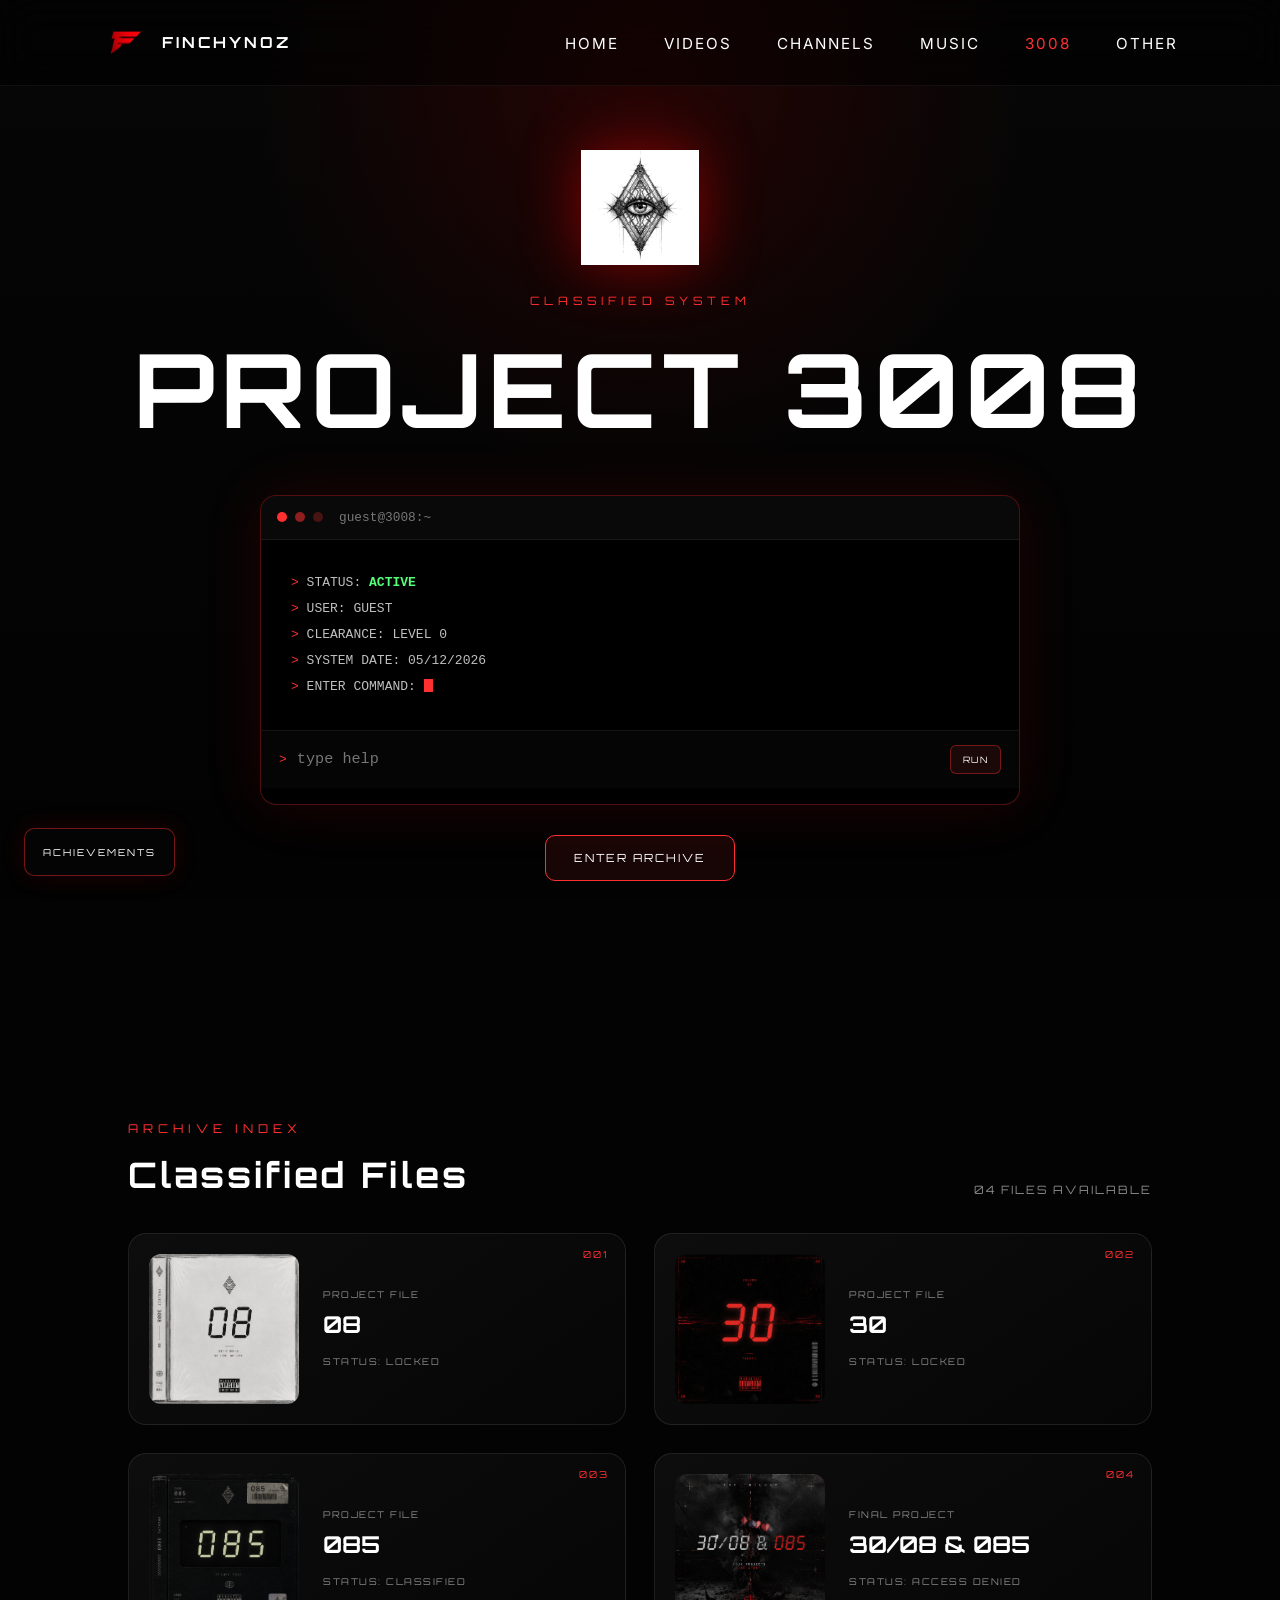
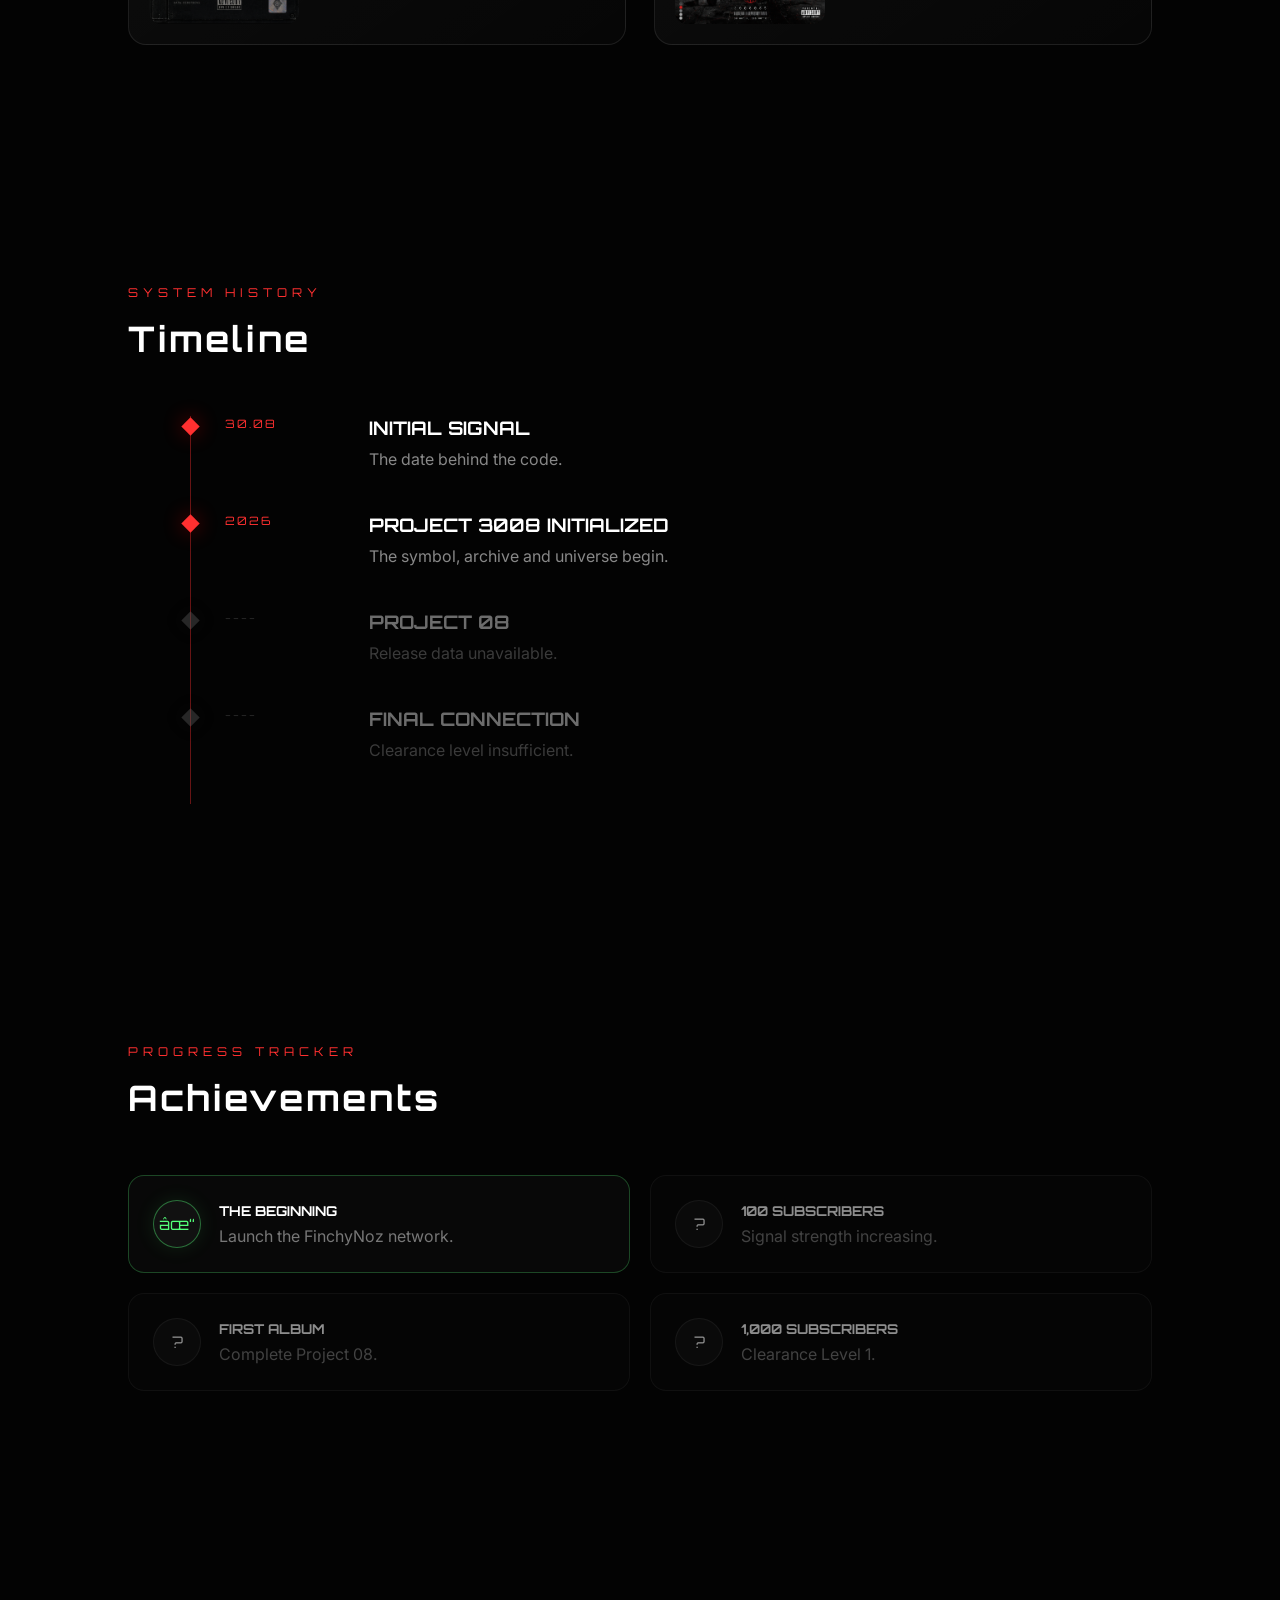
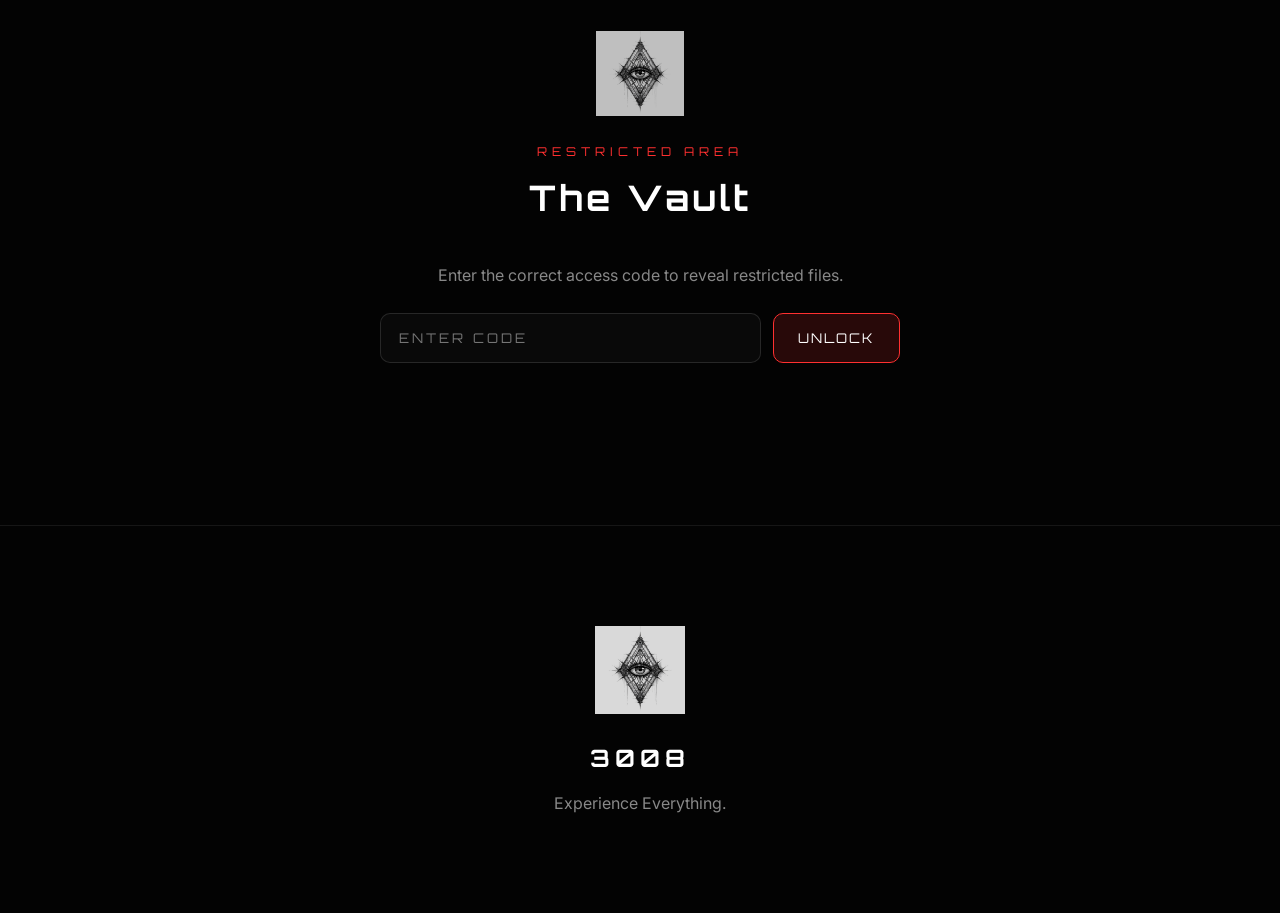
<file: 3008.html>
<!DOCTYPE html>
<html lang="en">
<head>
<title> Project 3008 | FinchyNoz</title>
<meta
    name="description"
    content="The official FinchyNoz website. Gaming, music, videos, archives and Project 3008."
>

<meta
    name="keywords"
    content="FinchyNoz, Project 3008, gaming, music, YouTube, VAZEN, ItsJonathan"
>

<meta name="author" content="FinchyNoz">

<meta property="og:title" content="FinchyNoz">

<meta
    property="og:description"
    content="Gaming, music, archives and Project 3008."
>

<meta
    property="og:image"
    content="https://YOUR-USERNAME.github.io/YOUR-REPOSITORY/logo.png"
>

<meta
    property="og:url"
    content="https://YOUR-USERNAME.github.io/YOUR-REPOSITORY/"
>

<meta property="og:type" content="website">

<meta name="twitter:card" content="summary_large_image">
<link rel="preload" as="image" href="./logo.png">
<link rel="preload" as="image" href="./watermark.png">
<link rel="preload" as="image" href="./latest-video.jpg">
<link rel="icon" type="image/png" href="./favicon.png">
<body class="page-3008">
  <meta charset="UTF-8">
  <meta name="viewport" content="width=device-width, initial-scale=1.0">
  <meta name="description" content="Access the classified Project 3008 archive.">
  <title>3008 | FinchyNoz</title>
  <link rel="stylesheet" href="style.css">
  <script defer src="script.js"></script>
<script defer src="3008.js"></script>
</head>
<body class="page-3008">
  <div id="loading-screen">
    <div class="loading-logo">
      <img src="./logo.png" alt="FinchyNoz logo">
      <h2>3008</h2>
    </div>
  </div>

  <div id="background"></div>

  <nav>
    <a class="nav-logo" href="./index.html" aria-label="Return home">
      <img src="./logo.png" alt="FinchyNoz logo">
      <span>FINCHYNOZ</span>
    </a>
    <ul>
      <li><a href="./index.html">HOME</a></li>
      <li><a href="./videos.html">VIDEOS</a></li>
      <li><a href="./channels.html">CHANNELS</a></li>
      <li><a href="./music.html">MUSIC</a></li>
      <li><a href="./3008.html" class="active">3008</a></li>
<li><a href="./itsjonathan.html">OTHER</a></li>
    </ul>
  </nav>

  <main>
    <section class="terminal-hero">
      <img src="./watermark.png" alt="" class="terminal-symbol">
      <p class="terminal-kicker">CLASSIFIED SYSTEM</p>
      <h1>PROJECT 3008</h1>

      <div class="terminal-window">
        <div class="terminal-bar">
          <span></span><span></span><span></span>
          <p>guest@3008:~</p>
        </div>
        <div class="terminal-body">
          <p><span class="prompt">&gt;</span> STATUS: <strong>ACTIVE</strong></p>
          <p><span class="prompt">&gt;</span> USER: GUEST</p>
          <p><span class="prompt">&gt;</span> CLEARANCE: LEVEL 0</p>
          <p><span class="prompt">&gt;</span> SYSTEM DATE: <span id="system-date">--/--/----</span></p>
          <p><span class="prompt">&gt;</span> ENTER COMMAND: <span class="cursor-block"></span></p>
        </div>
      </div>

      <a href="#archive" class="terminal-enter">ENTER ARCHIVE</a>
    </section>

    <section id="archive">
      <div class="section-heading">
        <div>
          <p class="section-code">ARCHIVE INDEX</p>
          <h2>Classified Files</h2>
        </div>
        <p class="archive-status">04 FILES AVAILABLE</p>
      </div>

      <div class="vault-grid">
        <button class="vault-card" data-file="08">
          <span class="vault-number">001</span>
          <img src="./08.png" alt="08 cover">
          <div><p>PROJECT FILE</p><h3>08</h3><span>STATUS: LOCKED</span></div>
        </button>

        <button class="vault-card" data-file="30">
          <span class="vault-number">002</span>
          <img src="./30.png" alt="30 cover">
          <div><p>PROJECT FILE</p><h3>30</h3><span>STATUS: LOCKED</span></div>
        </button>

        <button class="vault-card" data-file="085">
          <span class="vault-number">003</span>
          <img src="./085.png" alt="085 cover">
          <div><p>PROJECT FILE</p><h3>085</h3><span>STATUS: CLASSIFIED</span></div>
        </button>

        <button class="vault-card" data-file="final">
          <span class="vault-number">004</span>
          <img src="./3008.png" alt="Final cover">
          <div><p>FINAL PROJECT</p><h3>30/08 &amp; 085</h3><span>STATUS: ACCESS DENIED</span></div>
        </button>
      </div>
    </section>

    <section class="timeline-section">
      <p class="section-code">SYSTEM HISTORY</p>
      <h2>Timeline</h2>
      <div class="classified-timeline">
        <article><time>30.08</time><div><h3>INITIAL SIGNAL</h3><p>The date behind the code.</p></div></article>
        <article><time>2026</time><div><h3>PROJECT 3008 INITIALIZED</h3><p>The symbol, archive and universe begin.</p></div></article>
        <article class="locked-event"><time>----</time><div><h3>PROJECT 08</h3><p>Release data unavailable.</p></div></article>
        <article class="locked-event"><time>----</time><div><h3>FINAL CONNECTION</h3><p>Clearance level insufficient.</p></div></article>
      </div>
    </section>

    <section class="achievement-section">
      <p class="section-code">PROGRESS TRACKER</p>
      <h2>Achievements</h2>
      <div class="achievement-grid">
        <article class="achievement unlocked"><span>✓</span><div><h3>THE BEGINNING</h3><p>Launch the FinchyNoz network.</p></div></article>
        <article class="achievement locked"><span>?</span><div><h3>100 SUBSCRIBERS</h3><p>Signal strength increasing.</p></div></article>
        <article class="achievement locked"><span>?</span><div><h3>FIRST ALBUM</h3><p>Complete Project 08.</p></div></article>
        <article class="achievement locked"><span>?</span><div><h3>1,000 SUBSCRIBERS</h3><p>Clearance Level 1.</p></div></article>
      </div>
    </section>

    <section class="vault-access-section">
      <img src="./watermark.png" alt="" class="vault-watermark">
      <p class="section-code">RESTRICTED AREA</p>
      <h2>The Vault</h2>
      <p>Enter the correct access code to reveal restricted files.</p>

      <form id="vault-form" class="vault-form">
        <input id="vault-code" type="password" inputmode="numeric" autocomplete="off" placeholder="ENTER CODE" aria-label="Vault access code">
        <button type="submit">UNLOCK</button>
      </form>
      <p id="vault-result" class="vault-result" aria-live="polite"></p>
    </section>
  </main>

  <footer>
    <img src="./watermark.png" alt="FinchyNoz diamond symbol">
    <h2>3008</h2>
    <p>Experience Everything.</p>
  </footer>

  <div class="file-modal" id="file-modal" hidden>
    <div class="file-modal-panel">
      <button type="button" class="file-modal-close" aria-label="Close">×</button>
      <p class="section-code" id="file-modal-code">PROJECT FILE</p>
      <h2 id="file-modal-title">08</h2>
      <p id="file-modal-text">This file is currently locked.</p>
    </div>
  </div>
<button id="achievement-button" type="button">
    ACHIEVEMENTS
</button>

<div id="achievement-panel" hidden>
    <div class="achievement-panel-inner">

        <button
            id="achievement-close"
            type="button"
            aria-label="Close achievements"
        >
            ×
        </button>

        <p class="section-code">
            PLAYER RECORD
        </p>

        <h2>
            Achievements
        </h2>

        <p id="achievement-count">
            0 / 8 UNLOCKED
        </p>

        <div id="achievement-list"></div>

    </div>
</div>
</body>
</html>
</file>
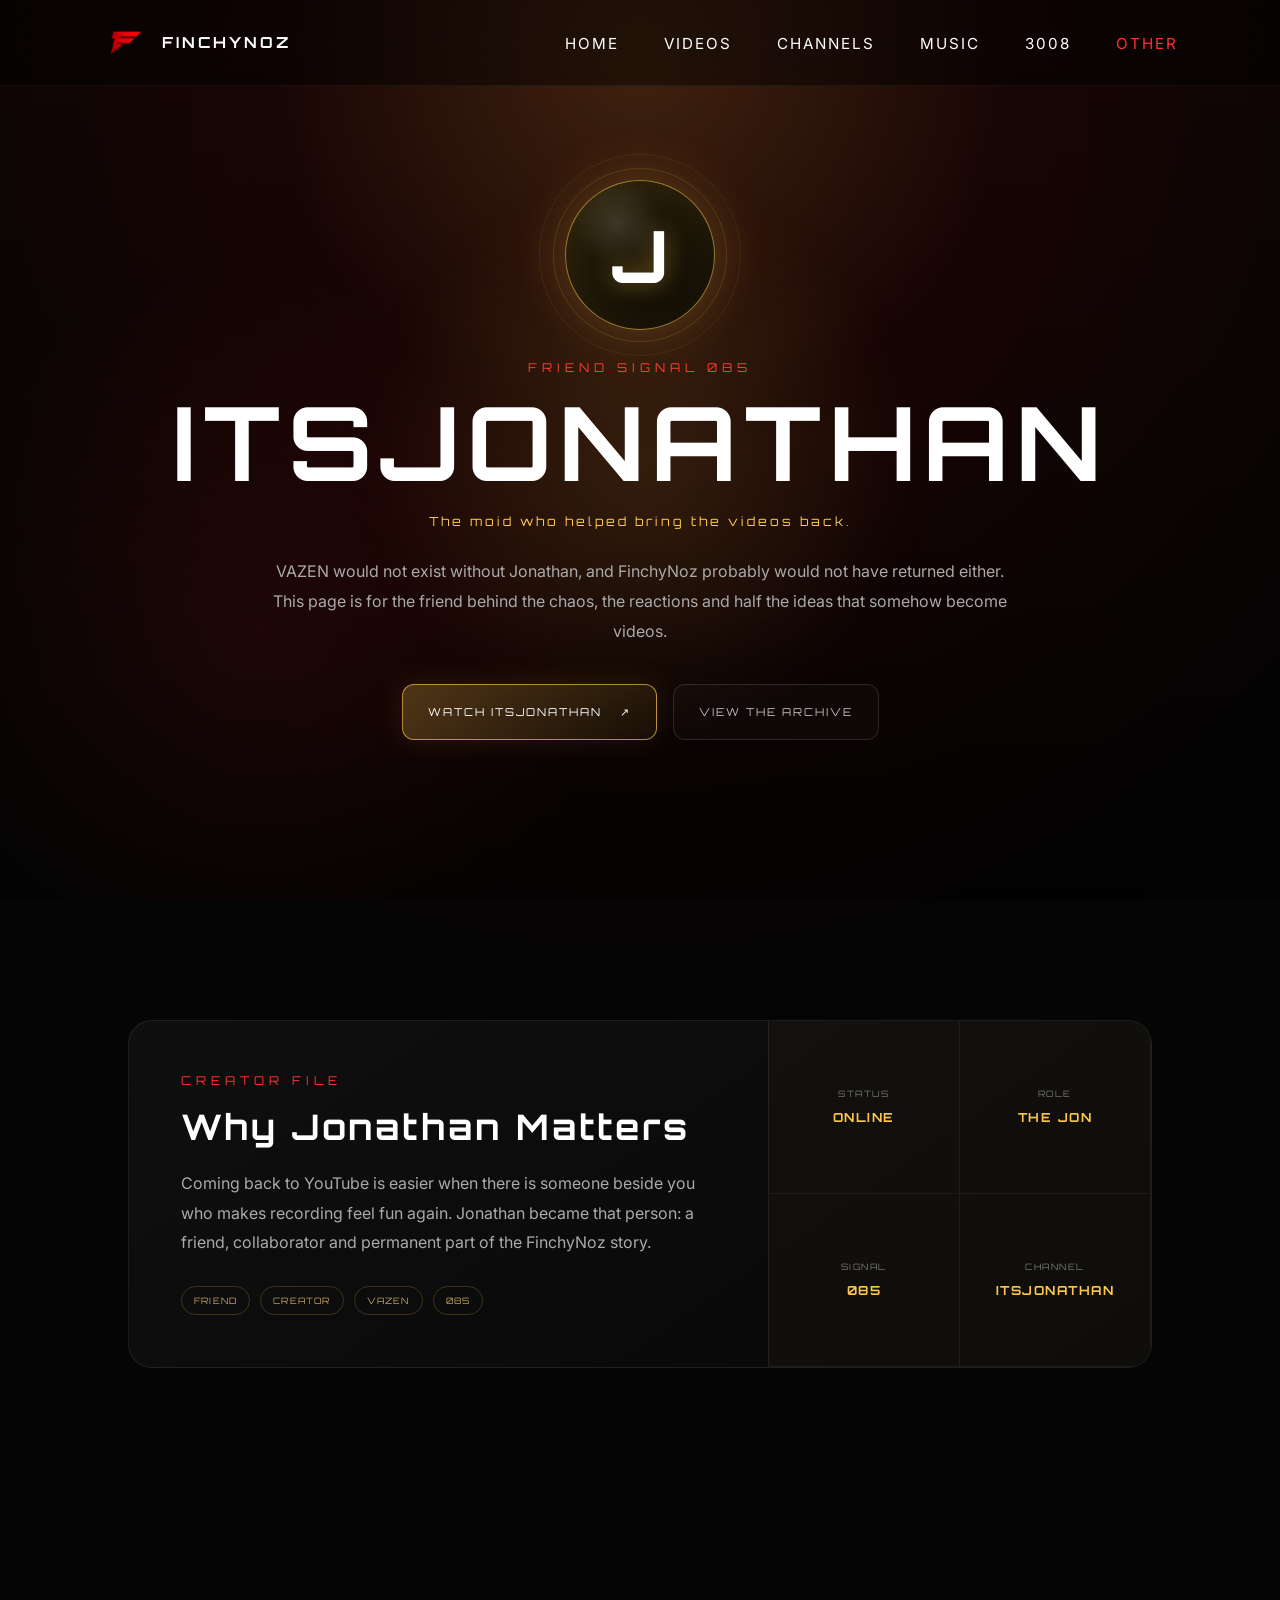
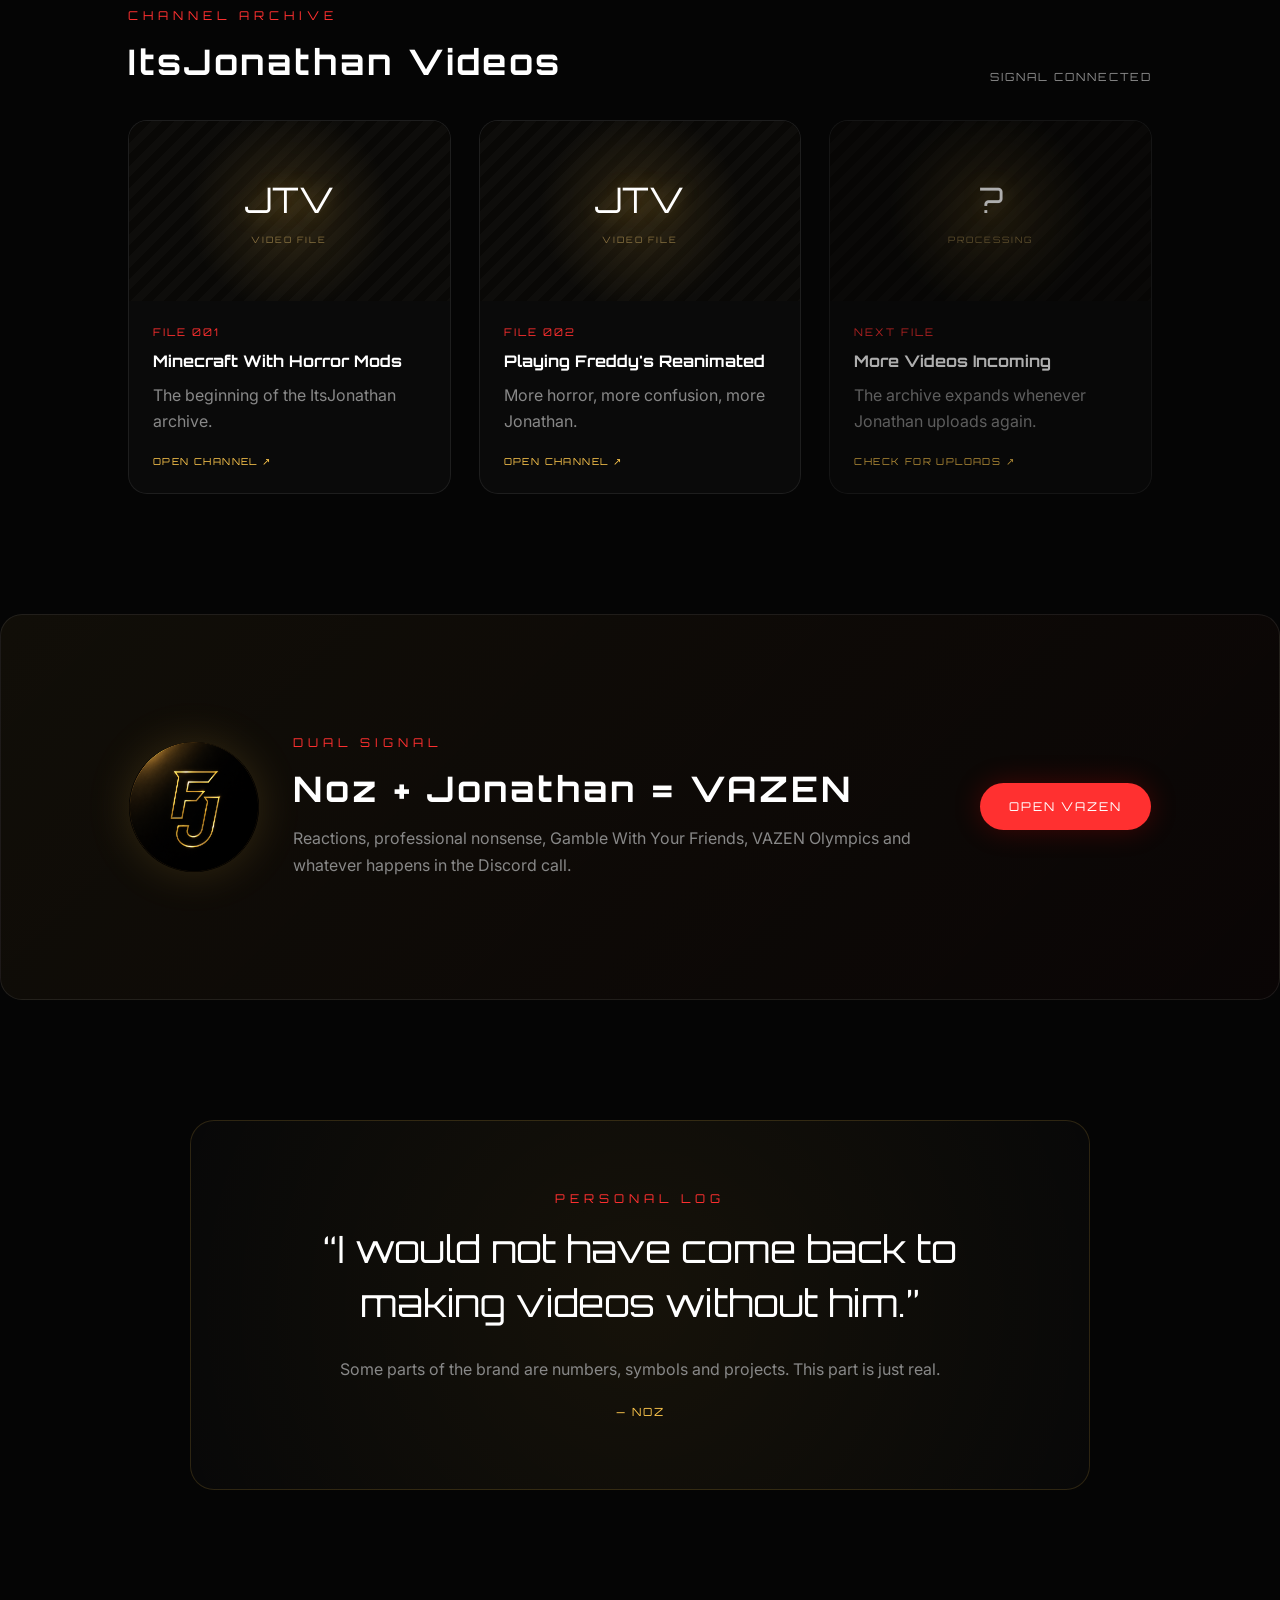
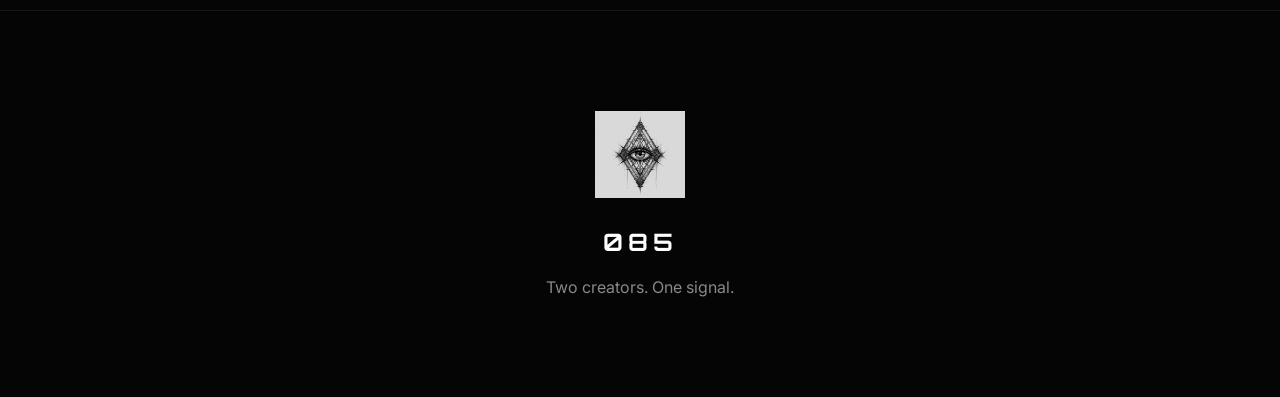
<file: itsjonathan.html>
<!DOCTYPE html>
<html lang="en">
<head>
<title> Other | FinchyNoz </title>
<meta
    name="description"
    content="The official FinchyNoz website. Gaming, music, videos, archives and Project 3008."
>

<meta
    name="keywords"
    content="FinchyNoz, Project 3008, gaming, music, YouTube, VAZEN, ItsJonathan"
>

<meta name="author" content="FinchyNoz">

<meta property="og:title" content="FinchyNoz">

<meta
    property="og:description"
    content="Gaming, music, archives and Project 3008."
>

<meta
    property="og:image"
    content="https://YOUR-USERNAME.github.io/YOUR-REPOSITORY/logo.png"
>

<meta
    property="og:url"
    content="https://YOUR-USERNAME.github.io/YOUR-REPOSITORY/"
>

<meta property="og:type" content="website">

<meta name="twitter:card" content="summary_large_image">
<link rel="icon" type="image/png" href="./favicon.png">
  <meta charset="UTF-8">
  <meta name="viewport" content="width=device-width, initial-scale=1.0">
  <meta name="description" content="ItsJonathan — friend, creator and part of the FinchyNoz universe.">
  <title>ItsJonathan | FinchyNoz</title>

  <link rel="stylesheet" href="style.css">
  <script defer src="script.js"></script>
</head>

<body class="page-jonathan">
  <div id="loading-screen">
    <div class="loading-logo">
      <img src="./logo.png" alt="FinchyNoz logo">
      <h2>3008</h2>
    </div>
  </div>

  <div id="background"></div>

  <nav>
    <a class="nav-logo" href="./index.html" aria-label="Return home">
      <img src="./logo.png" alt="FinchyNoz logo">
      <span>FINCHYNOZ</span>
    </a>

    
   <ul>
    <li><a href="./index.html">HOME</a></li>
    <li><a href="./videos.html">VIDEOS</a></li>
    <li><a href="./channels.html">CHANNELS</a></li>
    <li><a href="./music.html">MUSIC</a></li>
    <li><a href="./3008.html">3008</a></li>
    <li><a href="./itsjonathan.html" class="active">OTHER</a></li>
</ul>
  </nav>

  <main>
    <section class="jonathan-hero">
      <div class="jonathan-glow"></div>

      <div class="jonathan-avatar" aria-label="ItsJonathan logo">
        <span>J</span>
      </div>

      <p class="page-code">FRIEND SIGNAL 085</p>

      <h1>ITSJONATHAN</h1>

      <p class="jonathan-tagline">
        The moid who helped bring the videos back.
      </p>

      <p class="jonathan-intro">
        VAZEN would not exist without Jonathan, and FinchyNoz probably
        would not have returned either. This page is for the friend behind
        the chaos, the reactions and half the ideas that somehow become videos.
      </p>

      <div class="jonathan-actions">
        <a
          href="https://www.youtube.com/@its_jonathantv"
          target="_blank"
          rel="noopener noreferrer"
          class="jonathan-primary"
        >
          <span>WATCH ITSJONATHAN</span>
          <span>↗</span>
        </a>

        <a href="#jonathan-videos" class="jonathan-secondary">
          VIEW THE ARCHIVE
        </a>
      </div>
    </section>

    <section class="jonathan-feature">
      <div class="jonathan-feature-card">
        <div class="feature-copy">
          <p class="section-code">CREATOR FILE</p>
          <h2>Why Jonathan Matters</h2>

          <p>
            Coming back to YouTube is easier when there is someone beside you
            who makes recording feel fun again. Jonathan became that person:
            a friend, collaborator and permanent part of the FinchyNoz story.
          </p>

          <div class="jonathan-tags">
            <span>FRIEND</span>
            <span>CREATOR</span>
            <span>VAZEN</span>
            <span>085</span>
          </div>
        </div>

        <div class="feature-stat-panel">
          <div>
            <span>STATUS</span>
            <strong>ONLINE</strong>
          </div>

          <div>
            <span>ROLE</span>
            <strong>THE JON</strong>
          </div>

          <div>
            <span>SIGNAL</span>
            <strong>085</strong>
          </div>

          <div>
            <span>CHANNEL</span>
            <strong>ITSJONATHAN</strong>
          </div>
        </div>
      </div>
    </section>

    <section id="jonathan-videos" class="jonathan-videos">
      <div class="section-heading">
        <div>
          <p class="section-code">CHANNEL ARCHIVE</p>
          <h2>ItsJonathan Videos</h2>
        </div>

        <p class="jonathan-status">SIGNAL CONNECTED</p>
      </div>

      <div class="jonathan-video-grid">
        <article class="jonathan-video-card">
          <div class="jonathan-placeholder">
            <span>JTV</span>
            <p>VIDEO FILE</p>
          </div>

          <div class="jonathan-video-info">
            <p class="archive-file">FILE 001</p>
            <h3>Minecraft With Horror Mods</h3>
            <p>The beginning of the ItsJonathan archive.</p>

            <a
              href="https://www.youtube.com/@its_jonathantv"
              target="_blank"
              rel="noopener noreferrer"
            >
              OPEN CHANNEL ↗
            </a>
          </div>
        </article>

        <article class="jonathan-video-card">
          <div class="jonathan-placeholder">
            <span>JTV</span>
            <p>VIDEO FILE</p>
          </div>

          <div class="jonathan-video-info">
            <p class="archive-file">FILE 002</p>
            <h3>Playing Freddy's Reanimated</h3>
            <p>More horror, more confusion, more Jonathan.</p>

            <a
              href="https://www.youtube.com/@its_jonathantv"
              target="_blank"
              rel="noopener noreferrer"
            >
              OPEN CHANNEL ↗
            </a>
          </div>
        </article>

        <article class="jonathan-video-card jonathan-coming-soon">
          <div class="jonathan-placeholder">
            <span>?</span>
            <p>PROCESSING</p>
          </div>

          <div class="jonathan-video-info">
            <p class="archive-file">NEXT FILE</p>
            <h3>More Videos Incoming</h3>
            <p>The archive expands whenever Jonathan uploads again.</p>

            <a
              href="https://www.youtube.com/@its_jonathantv"
              target="_blank"
              rel="noopener noreferrer"
            >
              CHECK FOR UPLOADS ↗
            </a>
          </div>
        </article>
      </div>
    </section>

    <section class="jonathan-vazen-link">
      <img src="./vazen.png" alt="VAZEN logo">

      <div>
        <p class="section-code">DUAL SIGNAL</p>
        <h2>Noz + Jonathan = VAZEN</h2>
        <p>
          Reactions, professional nonsense, Gamble With Your Friends,
          VAZEN Olympics and whatever happens in the Discord call.
        </p>
      </div>

      <a
        href="https://www.youtube.com/@F-J-Zenvar"
        target="_blank"
        rel="noopener noreferrer"
        class="primary-link"
      >
        OPEN VAZEN
      </a>
    </section>

    <section class="jonathan-message">
      <div class="jonathan-message-inner">
        <p class="section-code">PERSONAL LOG</p>

        <blockquote>
          “I would not have come back to making videos without him.”
        </blockquote>

        <p>
          Some parts of the brand are numbers, symbols and projects.
          This part is just real.
        </p>

        <span>— NOZ</span>
      </div>
    </section>
  </main>

  <footer>
    <img src="./watermark.png" alt="FinchyNoz diamond symbol">
    <h2>085</h2>
    <p>Two creators. One signal.</p>
  </footer>
</body>
</html>
</file>
<file: style.css>
@import url('https://fonts.googleapis.com/css2?family=Orbitron:wght@400;600;700;800&family=Inter:wght@300;400;500;600;700&display=swap');

*{
    margin:0;
    padding:0;
    box-sizing:border-box;
}

html{
    scroll-behavior:smooth;
}

body{
    background:#050505;
    color:white;
    font-family:Inter,sans-serif;
    overflow-x:hidden;
}

/* Background */

#background{

    position:fixed;

    width:100%;
    height:100vh;

    left:0;
    top:0;

    z-index:-3;

    background:
    radial-gradient(circle at top,#4d0000 0%,#050505 45%);

}

/* Red Glow */

body::before{

    content:"";

    position:fixed;

    width:1200px;
    height:1200px;

    left:50%;
    top:-500px;

    transform:translateX(-50%);

    border-radius:50%;

    background:rgba(255,0,0,.08);

    filter:blur(160px);

    z-index:-2;

}

/* Noise */

body::after{

    content:"";

    position:fixed;

    inset:0;

    opacity:.04;

    pointer-events:none;

    background-image:url(noise.png);

    z-index:-1;

}

/* =======================
Loading Screen
======================= */

#loading-screen{

    position:fixed;

    inset:0;

    background:#050505;

    display:flex;

    justify-content:center;

    align-items:center;

    z-index:9999;

}

.loading-logo{

    text-align:center;

}

.loading-logo img{

    width:120px;

    animation:float 3s ease-in-out infinite;

}

.loading-logo h2{

    margin-top:25px;

    font-family:Orbitron;

    letter-spacing:8px;

    color:#ff3030;

}

/* =======================
Navigation
======================= */

nav{

    position:fixed;

    width:100%;

    top:0;

    left:0;

    padding:20px 8%;

    display:flex;

    justify-content:space-between;

    align-items:center;

    backdrop-filter:blur(20px);

    background:rgba(0,0,0,.45);

    border-bottom:1px solid rgba(255,255,255,.05);

    z-index:1000;

}

.nav-logo{

    display:flex;

    align-items:center;

    gap:15px;

}

.nav-logo img{

    width:45px;

}

.nav-logo span{

    font-family:Orbitron;

    font-weight:700;

    letter-spacing:3px;

}

nav ul{

    display:flex;

    gap:45px;

    list-style:none;

}

nav a{

    color:white;

    text-decoration:none;

    font-size:.95rem;

    letter-spacing:2px;

    transition:.3s;

}

nav a:hover{

    color:#ff3434;

}

/* =======================
Hero
======================= */

#hero{

    min-height:100vh;

    display:flex;

    flex-direction:column;

    justify-content:center;

    align-items:center;

    text-align:center;

    padding:0 20px;

    position:relative;

}

.diamond{

    width:170px;

    margin-bottom:40px;

    animation:float 5s ease-in-out infinite;

    filter:
    drop-shadow(0 0 35px rgba(255,0,0,.5));

}

#hero h3{

    font-family:Orbitron;

    letter-spacing:7px;

    color:#ff2d2d;

    margin-bottom:20px;

}

#hero h1{

    font-family:Orbitron;

    font-size:4.8rem;

    max-width:900px;

    line-height:1.05;

}

#hero p{

    margin-top:35px;

    max-width:700px;

    line-height:1.8;

    color:#bdbdbd;

    font-size:1.15rem;

}

.hero-buttons{

    display:flex;

    gap:20px;

    margin-top:50px;

}

.hero-buttons button{

    padding:18px 45px;

    border:none;

    cursor:pointer;

    font-family:Orbitron;

    letter-spacing:2px;

    border-radius:100px;

    transition:.35s;

    font-size:.9rem;

}

.hero-buttons button:first-child{

    background:#ff2a2a;

    color:white;

    box-shadow:
    0 0 25px rgba(255,0,0,.35);

}

.hero-buttons button:first-child:hover{

    transform:translateY(-4px);

    box-shadow:
    0 0 50px rgba(255,0,0,.6);

}

.hero-buttons button:last-child{

    background:transparent;

    border:2px solid #ff2d2d;

    color:white;

}

.hero-buttons button:last-child:hover{

    background:#ff2d2d;

}

/* Scroll spacing */

section{

    padding:120px 10%;

}

section h2{

    font-family:Orbitron;

    font-size:2.2rem;

    margin-bottom:45px;

    letter-spacing:3px;

}

/* Animations */

@keyframes float{

    0%{

        transform:translateY(0px);

    }

    50%{

        transform:translateY(-12px);

    }

    100%{

        transform:translateY(0px);

    }

}

/* Scrollbar */

::-webkit-scrollbar{

    width:10px;

}

::-webkit-scrollbar-track{

    background:#050505;

}

::-webkit-scrollbar-thumb{

    background:#9d0000;

    border-radius:20px;

}

::-webkit-scrollbar-thumb:hover{

    background:#ff2d2d;
}

/* ==========================
LATEST VIDEO
========================== */

.video-card{

    display:flex;

    gap:40px;

    background:rgba(255,255,255,.04);

    border:1px solid rgba(255,255,255,.08);

    border-radius:20px;

    overflow:hidden;

    backdrop-filter:blur(18px);

    transition:.35s;

}

.video-card:hover{

    transform:translateY(-10px);

    border-color:#ff3030;

    box-shadow:0 0 50px rgba(255,0,0,.18);

}

.video-card img{

    width:500px;

    object-fit:cover;

}

.video-card div{

    padding:45px;

    display:flex;

    flex-direction:column;

    justify-content:center;

}

.video-card h3{

    font-family:Orbitron;

    font-size:2rem;

    margin-bottom:20px;

}

.video-card p{

    color:#bcbcbc;

    line-height:1.8;

}

.video-card button{

    margin-top:35px;

    width:180px;

    padding:16px;

    border:none;

    background:#ff3030;

    color:white;

    border-radius:50px;

    cursor:pointer;

    transition:.3s;

}

.video-card button:hover{

    transform:scale(1.05);

}


/* ==========================
PROJECTS
========================== */

.project-grid{

    display:grid;

    grid-template-columns:repeat(auto-fit,minmax(250px,1fr));

    gap:30px;

}

.project{

    background:#111;

    border:1px solid rgba(255,255,255,.08);

    border-radius:18px;

    padding:40px;

    transition:.35s;

}

.project:hover{

    transform:translateY(-8px);

    border-color:#ff3030;

    box-shadow:0 0 40px rgba(255,0,0,.2);

}

.project h3{

    font-family:Orbitron;

    margin-bottom:18px;

}

.project p{

    color:#a6a6a6;

}


/* ==========================
CHANNELS
========================== */

.channel-grid{

    display:grid;

    grid-template-columns:repeat(auto-fit,minmax(220px,1fr));

    gap:30px;

}

.channel{

    background:#101010;

    border-radius:20px;

    padding:35px;

    text-align:center;

    border:1px solid rgba(255,255,255,.08);

    transition:.35s;

}

.channel:hover{

    transform:translateY(-10px);

    border-color:#ff3030;

}

.channel img{

    width:120px;

    border-radius:50%;

    margin-bottom:25px;

}

.channel h3{

    font-family:Orbitron;

}


/* ==========================
ALBUMS
========================== */

.album-grid{

    display:grid;

    grid-template-columns:repeat(auto-fit,minmax(240px,1fr));

    gap:35px;

}

.album-grid img{

    width:100%;

    border-radius:16px;

    transition:.4s;

    cursor:pointer;

}

.album-grid img:hover{

    transform:

        scale(1.05)

        rotate(-2deg);

    box-shadow:0 0 60px rgba(255,0,0,.25);

}


/* ==========================
COUNTDOWN
========================== */

#countdown{

    text-align:center;

}

#timer{

    font-family:Orbitron;

    font-size:4rem;

    color:#ff2d2d;

    margin-top:30px;

    text-shadow:

        0 0 25px rgba(255,0,0,.5);

}


/* ==========================
FOOTER
========================== */

footer{

    padding:100px 20px;

    text-align:center;

    border-top:1px solid rgba(255,255,255,.08);

}

footer img{

    width:90px;

    margin-bottom:25px;

    opacity:.85;

}

footer h2{

    font-family:Orbitron;

    letter-spacing:5px;

    margin-bottom:20px;

}

footer p{

    color:#888;

}


/* ==========================
FADE ANIMATION
========================== */

.fade{

    opacity:0;

    transform:translateY(40px);

    transition:

        opacity .8s ease,

        transform .8s ease;

}

.fade.show{

    opacity:1;

    transform:translateY(0);

}


/* ==========================
RESPONSIVE
========================== */

@media(max-width:1000px){

    nav{

        flex-direction:column;

        gap:20px;

        padding:20px;

    }

    nav ul{

        gap:18px;

        flex-wrap:wrap;

        justify-content:center;

    }

    #hero h1{

        font-size:3rem;

    }

    .video-card{

        flex-direction:column;

    }

    .video-card img{

        width:100%;

    }

    #timer{

        font-size:2.2rem;

    }

    .hero-buttons{

        flex-direction:column;

    }

}

@media(max-width:600px){

    section{

        padding:80px 8%;

    }

    #hero h1{

        font-size:2.2rem;

    }

    #hero p{

        font-size:1rem;

    }

    .diamond{

        width:120px;

    }

    section h2{

        font-size:1.6rem;

    }

}

/* ==========================================
        VIDEOS PAGE
========================================== */

.page-hero{
    min-height:72vh;
    display:flex;
    flex-direction:column;
    justify-content:center;
    align-items:center;
    text-align:center;
    padding-top:170px;
}

.page-symbol{
    width:110px;
    margin-bottom:28px;
    opacity:.9;
    filter:drop-shadow(0 0 25px rgba(255,0,0,.4));
    animation:float 5s ease-in-out infinite;
}

.page-code,
.section-code{
    font-family:Orbitron,sans-serif;
    color:#ff3030;
    letter-spacing:5px;
    font-size:.8rem;
    margin-bottom:18px;
}

.page-hero h1{
    font-family:Orbitron,sans-serif;
    font-size:4.4rem;
    letter-spacing:4px;
    line-height:1;
}

.page-intro{
    max-width:760px;
    margin-top:28px;
    color:#b7b7b7;
    line-height:1.8;
    font-size:1.05rem;
}

.section-heading{
    display:flex;
    justify-content:space-between;
    align-items:flex-end;
    gap:30px;
    margin-bottom:35px;
}

.section-heading h2{
    margin-bottom:0;
}

#video-count{
    font-family:Orbitron,sans-serif;
    color:#888;
    letter-spacing:2px;
    font-size:.8rem;
    white-space:nowrap;
}

.video-filters{
    display:flex;
    flex-wrap:wrap;
    gap:14px;
    margin-bottom:45px;
}

.filter-button{
    border:1px solid rgba(255,255,255,.12);
    background:rgba(255,255,255,.035);
    color:#d7d7d7;
    padding:13px 22px;
    border-radius:999px;
    font-family:Orbitron,sans-serif;
    font-size:.72rem;
    letter-spacing:1.5px;
    cursor:pointer;
    transition:.3s ease;
}

.filter-button:hover{
    border-color:#ff3030;
    color:white;
    transform:translateY(-2px);
}

.filter-button.active{
    background:#ff3030;
    color:white;
    border-color:#ff3030;
    box-shadow:0 0 25px rgba(255,0,0,.25);
}

.archive-grid{
    display:grid;
    grid-template-columns:repeat(3,minmax(0,1fr));
    gap:30px;
}

.archive-card{
    background:rgba(255,255,255,.035);
    border:1px solid rgba(255,255,255,.08);
    border-radius:18px;
    overflow:hidden;
    transition:
        transform .35s ease,
        border-color .35s ease,
        box-shadow .35s ease,
        opacity .25s ease;
}

.archive-card:hover{
    transform:translateY(-8px);
    border-color:rgba(255,48,48,.75);
    box-shadow:0 20px 55px rgba(0,0,0,.35);
}

.archive-card a{
    color:inherit;
    text-decoration:none;
    display:block;
}

.archive-thumbnail{
    position:relative;
    aspect-ratio:16 / 9;
    overflow:hidden;
    background:#0a0a0a;
}

.archive-thumbnail img{
    width:100%;
    height:100%;
    object-fit:cover;
    display:block;
    transition:transform .45s ease, filter .45s ease;
}

.archive-card:hover .archive-thumbnail img{
    transform:scale(1.05);
    filter:brightness(1.08);
}

.archive-duration{
    position:absolute;
    right:10px;
    bottom:10px;
    background:rgba(0,0,0,.82);
    color:white;
    padding:5px 8px;
    border-radius:6px;
    font-size:.75rem;
    font-weight:700;
}

.archive-label{
    position:absolute;
    left:10px;
    top:10px;
    background:rgba(255,48,48,.92);
    color:white;
    padding:6px 9px;
    border-radius:6px;
    font-family:Orbitron,sans-serif;
    font-size:.62rem;
    letter-spacing:1px;
}

.archive-information{
    padding:24px;
}

.archive-file{
    color:#ff3030;
    font-family:Orbitron,sans-serif;
    font-size:.68rem;
    letter-spacing:2px;
    margin-bottom:12px;
}

.archive-information h3{
    font-family:Orbitron,sans-serif;
    font-size:1.05rem;
    line-height:1.45;
    margin-bottom:10px;
}

.archive-information > p:last-child{
    color:#929292;
    line-height:1.6;
    font-size:.9rem;
}

.archive-card.hidden{
    display:none;
}

.archive-card.reveal{
    animation:archiveReveal .35s ease both;
}

.archive-cta{
    text-align:center;
    display:flex;
    flex-direction:column;
    align-items:center;
}

.archive-cta img{
    width:85px;
    margin-bottom:25px;
    opacity:.8;
}

.archive-cta h2{
    max-width:720px;
    margin-bottom:35px;
}

.primary-link{
    display:inline-flex;
    align-items:center;
    justify-content:center;
    padding:16px 30px;
    border-radius:999px;
    background:#ff3030;
    color:white;
    text-decoration:none;
    font-family:Orbitron,sans-serif;
    letter-spacing:2px;
    font-size:.78rem;
    transition:.3s ease;
    box-shadow:0 0 28px rgba(255,0,0,.22);
}

.primary-link:hover{
    transform:translateY(-4px);
    box-shadow:0 0 42px rgba(255,0,0,.4);
}

nav a.active{
    color:#ff3030;
}

@keyframes archiveReveal{
    from{
        opacity:0;
        transform:translateY(14px);
    }

    to{
        opacity:1;
        transform:translateY(0);
    }
}

@media(max-width:1100px){
    .archive-grid{
        grid-template-columns:repeat(2,minmax(0,1fr));
    }

    .page-hero h1{
        font-size:3.4rem;
    }
}

@media(max-width:700px){
    .page-hero{
        min-height:64vh;
        padding-top:190px;
    }

    .page-hero h1{
        font-size:2.35rem;
        letter-spacing:2px;
    }

    .section-heading{
        flex-direction:column;
        align-items:flex-start;
    }

    .archive-grid{
        grid-template-columns:1fr;
    }

    .video-filters{
        gap:10px;
    }

    .filter-button{
        padding:11px 16px;
        font-size:.65rem;
    }
}

/* ==========================================
        CHANNELS PAGE
========================================== */

.network-status{
    font-family:Orbitron,sans-serif;
    color:#8d8d8d;
    font-size:.75rem;
    letter-spacing:2px;
    white-space:nowrap;
}

.network-grid{
    display:grid;
    grid-template-columns:repeat(2,minmax(0,1fr));
    gap:32px;
}

.network-card{
    position:relative;
    overflow:hidden;
    background:
        linear-gradient(
            145deg,
            rgba(255,255,255,.055),
            rgba(255,255,255,.018)
        );
    border:1px solid rgba(255,255,255,.09);
    border-radius:24px;
    transition:
        transform .4s ease,
        border-color .4s ease,
        box-shadow .4s ease;
}

.network-card::before{
    content:"";
    position:absolute;
    inset:0;
    background:
        linear-gradient(
            120deg,
            transparent 25%,
            rgba(255,255,255,.035) 50%,
            transparent 75%
        );
    transform:translateX(-120%);
    transition:transform .7s ease;
    pointer-events:none;
    z-index:5;
}

.network-card:hover::before{
    transform:translateX(120%);
}

.network-card:hover{
    transform:translateY(-11px);
    border-color:rgba(255,48,48,.8);
    box-shadow:
        0 28px 75px rgba(0,0,0,.45),
        0 0 45px rgba(255,0,0,.12);
}

.network-image{
    height:270px;
    position:relative;
    display:flex;
    justify-content:center;
    align-items:center;
    overflow:hidden;
    background:
        radial-gradient(
            circle,
            rgba(255,0,0,.2),
            transparent 66%
        );
}

.network-image::before{
    content:"";
    position:absolute;
    width:270px;
    height:270px;
    border:1px solid rgba(255,255,255,.055);
    border-radius:50%;
    animation:networkPulse 5s ease-in-out infinite;
}

.network-image::after{
    content:"";
    position:absolute;
    inset:0;
    background:
        linear-gradient(
            to top,
            #101010 0%,
            rgba(16,16,16,.7) 17%,
            transparent 70%
        );
}

.network-image img{
    width:165px;
    height:165px;
    border-radius:50%;
    object-fit:cover;
    position:relative;
    z-index:2;
    transition:
        transform .45s ease,
        box-shadow .45s ease;
    box-shadow:
        0 0 55px rgba(255,0,0,.23),
        0 0 0 7px rgba(255,255,255,.025);
}

.network-card:hover .network-image img{
    transform:scale(1.08) rotate(-1deg);
    box-shadow:
        0 0 75px rgba(255,0,0,.35),
        0 0 0 9px rgba(255,255,255,.04);
}

.network-code{
    position:absolute;
    top:20px;
    left:20px;
    z-index:3;
    font-family:Orbitron,sans-serif;
    font-size:.64rem;
    letter-spacing:2px;
    color:#ff3030;
}

.signal-dot{
    position:absolute;
    top:18px;
    right:18px;
    z-index:3;
    display:flex;
    align-items:center;
    gap:8px;
    color:#bbb;
    font-family:Orbitron,sans-serif;
    font-size:.58rem;
    letter-spacing:1.5px;
}

.signal-dot::before{
    content:"";
    width:7px;
    height:7px;
    border-radius:50%;
    background:#54ff79;
    box-shadow:0 0 13px rgba(84,255,121,.85);
    animation:statusBlink 2s ease-in-out infinite;
}

.network-content{
    padding:34px;
}

.network-type{
    font-family:Orbitron,sans-serif;
    color:#ff3030;
    font-size:.65rem;
    letter-spacing:2px;
    margin-bottom:13px;
}

.network-content h3{
    font-family:Orbitron,sans-serif;
    font-size:1.85rem;
    margin-bottom:16px;
}

.network-content > p:not(.network-type){
    min-height:91px;
    color:#aaa;
    line-height:1.75;
}

.network-tags{
    display:flex;
    flex-wrap:wrap;
    gap:9px;
    margin:25px 0 30px;
}

.network-tags span{
    padding:7px 11px;
    border-radius:999px;
    border:1px solid rgba(255,255,255,.1);
    background:rgba(255,255,255,.018);
    color:#aaa;
    font-family:Orbitron,sans-serif;
    font-size:.56rem;
    letter-spacing:1px;
    transition:.25s ease;
}

.network-card:hover .network-tags span{
    border-color:rgba(255,48,48,.22);
    color:#d0d0d0;
}

/* Cool channel buttons */

.channel-link{
    position:relative;
    width:100%;
    min-height:58px;
    display:grid;
    grid-template-columns:54px 1fr 54px;
    align-items:center;
    overflow:hidden;

    border:1px solid rgba(255,48,48,.55);
    border-radius:13px;

    background:
        linear-gradient(
            135deg,
            rgba(255,48,48,.16),
            rgba(255,48,48,.035)
        );

    color:white;
    text-decoration:none;
    font-family:Orbitron,sans-serif;
    letter-spacing:2px;
    font-size:.72rem;

    transition:
        transform .3s ease,
        border-color .3s ease,
        box-shadow .3s ease,
        background .3s ease;
}

.channel-link::before{
    content:"";
    position:absolute;
    inset:0;
    background:
        linear-gradient(
            105deg,
            transparent 20%,
            rgba(255,255,255,.13) 50%,
            transparent 80%
        );
    transform:translateX(-120%);
    transition:transform .65s ease;
}

.channel-link:hover::before{
    transform:translateX(120%);
}

.channel-link:hover{
    transform:translateY(-3px);
    border-color:#ff3030;
    background:
        linear-gradient(
            135deg,
            rgba(255,48,48,.34),
            rgba(255,48,48,.1)
        );
    box-shadow:
        0 0 30px rgba(255,0,0,.21),
        inset 0 0 22px rgba(255,0,0,.05);
}

.channel-link:active{
    transform:translateY(0) scale(.99);
}

.button-code{
    height:100%;
    display:flex;
    justify-content:center;
    align-items:center;
    border-right:1px solid rgba(255,48,48,.35);
    color:#ff5151;
    font-size:.66rem;
}

.button-text{
    text-align:center;
    position:relative;
    z-index:2;
}

.button-arrow{
    height:100%;
    display:flex;
    justify-content:center;
    align-items:center;
    border-left:1px solid rgba(255,48,48,.35);
    color:#ff5151;
    font-size:1.15rem;
    transition:transform .3s ease;
}

.channel-link:hover .button-arrow{
    transform:translate(3px,-3px);
}

/* Individual channel glows */

.j-channel .network-image{
    background:
        radial-gradient(
            circle,
            rgba(142,74,255,.24),
            transparent 66%
        );
}

.j-channel .network-image img{
    box-shadow:
        0 0 55px rgba(142,74,255,.27),
        0 0 0 7px rgba(255,255,255,.025);
}

.j-channel:hover{
    border-color:rgba(142,74,255,.75);
    box-shadow:
        0 28px 75px rgba(0,0,0,.45),
        0 0 45px rgba(142,74,255,.13);
}

.j-channel .channel-link{
    border-color:rgba(142,74,255,.55);
    background:
        linear-gradient(
            135deg,
            rgba(142,74,255,.18),
            rgba(142,74,255,.035)
        );
}

.j-channel .button-code,
.j-channel .button-arrow{
    color:#ad7cff;
    border-color:rgba(142,74,255,.35);
}

.j-channel .channel-link:hover{
    border-color:#9d66ff;
    background:
        linear-gradient(
            135deg,
            rgba(142,74,255,.38),
            rgba(142,74,255,.1)
        );
    box-shadow:0 0 30px rgba(142,74,255,.25);
}

.afterdark-channel .network-image{
    background:
        radial-gradient(
            circle,
            rgba(85,85,125,.27),
            transparent 66%
        );
}

.afterdark-channel:hover{
    border-color:rgba(120,120,175,.7);
}

.afterdark-channel .channel-link{
    border-color:rgba(120,120,175,.55);
    background:
        linear-gradient(
            135deg,
            rgba(90,90,145,.2),
            rgba(90,90,145,.035)
        );
}

.afterdark-channel .button-code,
.afterdark-channel .button-arrow{
    color:#aaaaff;
    border-color:rgba(120,120,175,.35);
}

.afterdark-channel .channel-link:hover{
    border-color:#9999ff;
    background:
        linear-gradient(
            135deg,
            rgba(90,90,145,.4),
            rgba(90,90,145,.1)
        );
    box-shadow:0 0 30px rgba(110,110,255,.2);
}

.vazen-channel .network-image{
    background:
        radial-gradient(
            circle,
            rgba(255,190,60,.21),
            transparent 66%
        );
}

.vazen-channel:hover{
    border-color:rgba(255,190,60,.72);
    box-shadow:
        0 28px 75px rgba(0,0,0,.45),
        0 0 45px rgba(255,190,60,.11);
}

.vazen-channel .channel-link{
    border-color:rgba(255,190,60,.5);
    background:
        linear-gradient(
            135deg,
            rgba(255,190,60,.17),
            rgba(255,190,60,.03)
        );
}

.vazen-channel .button-code,
.vazen-channel .button-arrow{
    color:#ffd06a;
    border-color:rgba(255,190,60,.32);
}

.vazen-channel .channel-link:hover{
    border-color:#ffc34d;
    background:
        linear-gradient(
            135deg,
            rgba(255,190,60,.34),
            rgba(255,190,60,.08)
        );
    box-shadow:0 0 30px rgba(255,190,60,.2);
}

/* Network map */

.network-map{
    text-align:center;
}

.network-map h2{
    margin-bottom:60px;
}

.map-line{
    display:grid;
    grid-template-columns:repeat(4,1fr);
    gap:20px;
    position:relative;
}

.map-line::before{
    content:"";
    position:absolute;
    top:27px;
    left:10%;
    right:10%;
    height:1px;
    background:
        linear-gradient(
            to right,
            transparent,
            #ff3030,
            transparent
        );
}

.map-node{
    position:relative;
    z-index:2;
    display:flex;
    flex-direction:column;
    align-items:center;
    gap:16px;
}

.map-node::before{
    content:"";
    width:18px;
    height:18px;
    background:#ff3030;
    transform:rotate(45deg);
    box-shadow:0 0 25px rgba(255,0,0,.5);
}

.map-node strong{
    font-family:Orbitron,sans-serif;
    letter-spacing:2px;
    font-size:.75rem;
}

.map-node span{
    color:#888;
    font-size:.88rem;
    line-height:1.5;
}

@keyframes networkPulse{
    0%,
    100%{
        transform:scale(.95);
        opacity:.3;
    }

    50%{
        transform:scale(1.08);
        opacity:.75;
    }
}

@keyframes statusBlink{
    0%,
    100%{
        opacity:.45;
    }

    50%{
        opacity:1;
    }
}

@media(max-width:900px){
    .network-grid{
        grid-template-columns:1fr;
    }

    .map-line{
        grid-template-columns:repeat(2,1fr);
        gap:45px;
    }

    .map-line::before{
        display:none;
    }

    .network-content > p:not(.network-type){
        min-height:auto;
    }
}

@media(max-width:520px){
    .network-image{
        height:225px;
    }

    .network-image img{
        width:135px;
        height:135px;
    }

    .network-content{
        padding:25px;
    }

    .map-line{
        grid-template-columns:1fr;
    }

    .channel-link{
        grid-template-columns:46px 1fr 46px;
        font-size:.62rem;
    }

    .network-status{
        white-space:normal;
    }
}

/* =========================================================
   PAGE-SPECIFIC STYLES
   Load this AFTER style.css on videos/channels/music pages.
========================================================= */

nav a.active { color: #ff3030; }

.page-hero {
  min-height: 68vh;
  display: flex;
  flex-direction: column;
  justify-content: center;
  align-items: center;
  text-align: center;
  padding-top: 150px;
}

.compact-hero { min-height: 62vh; }

.page-symbol {
  width: 105px;
  margin-bottom: 26px;
  opacity: .92;
  filter: drop-shadow(0 0 25px rgba(255, 0, 0, .38));
  animation: float 5s ease-in-out infinite;
}

.page-code,
.section-code {
  font-family: Orbitron, sans-serif;
  color: #ff3030;
  letter-spacing: 5px;
  font-size: .76rem;
  margin-bottom: 16px;
}

.page-hero h1 {
  font-family: Orbitron, sans-serif;
  font-size: clamp(2.7rem, 6vw, 5rem);
  letter-spacing: 4px;
  line-height: 1;
}

.page-intro {
  max-width: 760px;
  margin-top: 25px;
  color: #b7b7b7;
  line-height: 1.8;
  font-size: 1.02rem;
}

.section-heading {
  display: flex;
  justify-content: space-between;
  align-items: flex-end;
  gap: 30px;
  margin-bottom: 36px;
}

.section-heading h2 { margin-bottom: 0; }

.network-status,
#video-count {
  font-family: Orbitron, sans-serif;
  color: #8d8d8d;
  font-size: .73rem;
  letter-spacing: 2px;
}

/* CHANNELS */

.network-grid {
  display: grid;
  grid-template-columns: repeat(2, minmax(0, 1fr));
  gap: 32px;
}

.network-card {
  overflow: hidden;
  background: linear-gradient(145deg, rgba(255,255,255,.055), rgba(255,255,255,.018));
  border: 1px solid rgba(255,255,255,.09);
  border-radius: 24px;
  transition: transform .4s ease, border-color .4s ease, box-shadow .4s ease;
}

.network-card:hover {
  transform: translateY(-10px);
  border-color: rgba(255,48,48,.8);
  box-shadow: 0 28px 75px rgba(0,0,0,.45), 0 0 45px rgba(255,0,0,.12);
}

.network-image {
  height: 270px;
  position: relative;
  display: flex;
  justify-content: center;
  align-items: center;
  overflow: hidden;
  background: radial-gradient(circle, rgba(255,0,0,.2), transparent 66%);
}

.network-image::after {
  content: "";
  position: absolute;
  inset: 0;
  background: linear-gradient(to top, #101010 0%, rgba(16,16,16,.7) 17%, transparent 70%);
}

.network-image img {
  width: 165px;
  height: 165px;
  border-radius: 50%;
  object-fit: cover;
  position: relative;
  z-index: 2;
  box-shadow: 0 0 55px rgba(255,0,0,.23), 0 0 0 7px rgba(255,255,255,.025);
  transition: transform .45s ease;
}

.network-card:hover .network-image img { transform: scale(1.07); }

.network-code,
.signal-dot {
  position: absolute;
  top: 19px;
  z-index: 3;
  font-family: Orbitron, sans-serif;
  font-size: .6rem;
  letter-spacing: 1.7px;
}

.network-code { left: 19px; color: #ff3030; }
.signal-dot { right: 19px; color: #bbb; }

.signal-dot::before {
  content: "";
  display: inline-block;
  width: 7px;
  height: 7px;
  margin-right: 8px;
  border-radius: 50%;
  background: #54ff79;
  box-shadow: 0 0 13px rgba(84,255,121,.85);
}

.network-content { padding: 32px; }

.network-type {
  font-family: Orbitron, sans-serif;
  color: #ff3030;
  font-size: .63rem;
  letter-spacing: 2px;
  margin-bottom: 12px;
}

.network-content h3 {
  font-family: Orbitron, sans-serif;
  font-size: 1.75rem;
  margin-bottom: 16px;
}

.network-content > p:not(.network-type) {
  color: #aaa;
  line-height: 1.75;
  min-height: 92px;
}

.network-tags {
  display: flex;
  flex-wrap: wrap;
  gap: 9px;
  margin: 24px 0 28px;
}

.network-tags span {
  padding: 7px 11px;
  border-radius: 999px;
  border: 1px solid rgba(255,255,255,.1);
  color: #aaa;
  font-family: Orbitron, sans-serif;
  font-size: .54rem;
  letter-spacing: 1px;
}

.channel-link {
  width: 100%;
  min-height: 58px;
  display: grid;
  grid-template-columns: 54px 1fr 54px;
  align-items: center;
  overflow: hidden;
  border: 1px solid rgba(255,48,48,.55);
  border-radius: 13px;
  background: linear-gradient(135deg, rgba(255,48,48,.16), rgba(255,48,48,.035));
  color: white;
  text-decoration: none;
  font-family: Orbitron, sans-serif;
  letter-spacing: 2px;
  font-size: .7rem;
  transition: .3s ease;
}

.channel-link:hover {
  transform: translateY(-3px);
  border-color: #ff3030;
  background: linear-gradient(135deg, rgba(255,48,48,.34), rgba(255,48,48,.1));
  box-shadow: 0 0 30px rgba(255,0,0,.21);
}

.button-code,
.button-arrow {
  height: 100%;
  display: flex;
  justify-content: center;
  align-items: center;
  color: #ff5151;
}

.button-code { border-right: 1px solid rgba(255,48,48,.35); }
.button-arrow { border-left: 1px solid rgba(255,48,48,.35); font-size: 1.1rem; }
.button-text { text-align: center; }

.j-channel .network-image { background: radial-gradient(circle, rgba(142,74,255,.24), transparent 66%); }
.afterdark-channel .network-image { background: radial-gradient(circle, rgba(85,85,125,.27), transparent 66%); }
.vazen-channel .network-image { background: radial-gradient(circle, rgba(255,190,60,.21), transparent 66%); }

.network-map { text-align: center; }
.network-map h2 { margin-bottom: 58px; }

.map-line {
  display: grid;
  grid-template-columns: repeat(4, 1fr);
  gap: 22px;
}

.map-node {
  display: flex;
  flex-direction: column;
  align-items: center;
  gap: 15px;
}

.map-node::before {
  content: "";
  width: 18px;
  height: 18px;
  background: #ff3030;
  transform: rotate(45deg);
  box-shadow: 0 0 25px rgba(255,0,0,.5);
}

.map-node strong {
  font-family: Orbitron, sans-serif;
  letter-spacing: 2px;
  font-size: .74rem;
}

.map-node span { color: #888; font-size: .86rem; }

/* VIDEOS */

.video-filters {
  display: flex;
  flex-wrap: wrap;
  gap: 13px;
  margin-bottom: 42px;
}

.filter-button {
  border: 1px solid rgba(255,255,255,.12);
  background: rgba(255,255,255,.035);
  color: #d7d7d7;
  padding: 12px 21px;
  border-radius: 999px;
  font-family: Orbitron, sans-serif;
  font-size: .69rem;
  letter-spacing: 1.4px;
  cursor: pointer;
  transition: .3s ease;
}

.filter-button:hover,
.filter-button.active {
  border-color: #ff3030;
  color: white;
  transform: translateY(-2px);
}

.filter-button.active {
  background: #ff3030;
  box-shadow: 0 0 25px rgba(255,0,0,.25);
}

.archive-grid {
  display: grid;
  grid-template-columns: repeat(3, minmax(0, 1fr));
  gap: 30px;
}

.archive-card {
  background: rgba(255,255,255,.035);
  border: 1px solid rgba(255,255,255,.08);
  border-radius: 18px;
  overflow: hidden;
  transition: .35s ease;
}

.archive-card:hover {
  transform: translateY(-8px);
  border-color: rgba(255,48,48,.75);
  box-shadow: 0 20px 55px rgba(0,0,0,.35);
}

.archive-card a { color: inherit; text-decoration: none; display: block; }

.archive-thumbnail {
  position: relative;
  aspect-ratio: 16 / 9;
  overflow: hidden;
  background: #0a0a0a;
}

.archive-thumbnail img {
  width: 100%;
  height: 100%;
  object-fit: cover;
  display: block;
  transition: transform .45s ease;
}

.archive-card:hover .archive-thumbnail img { transform: scale(1.05); }

.archive-duration,
.archive-label {
  position: absolute;
  color: white;
  font-weight: 700;
}

.archive-duration {
  right: 10px;
  bottom: 10px;
  background: rgba(0,0,0,.82);
  padding: 5px 8px;
  border-radius: 6px;
  font-size: .74rem;
}

.archive-label {
  left: 10px;
  top: 10px;
  background: rgba(255,48,48,.92);
  padding: 6px 9px;
  border-radius: 6px;
  font-family: Orbitron, sans-serif;
  font-size: .6rem;
  letter-spacing: 1px;
}

.archive-information { padding: 23px; }

.archive-file {
  color: #ff3030;
  font-family: Orbitron, sans-serif;
  font-size: .66rem;
  letter-spacing: 2px;
  margin-bottom: 11px;
}

.archive-information h3 {
  font-family: Orbitron, sans-serif;
  font-size: 1.02rem;
  line-height: 1.45;
  margin-bottom: 9px;
}

.archive-information > p:last-child { color: #929292; }

.empty-archive {
  padding: 70px 25px;
  text-align: center;
  border: 1px dashed rgba(255,255,255,.12);
  border-radius: 18px;
  background: rgba(255,255,255,.02);
}

.empty-archive img { width: 70px; margin-bottom: 20px; opacity: .65; }
.empty-archive h3 { font-family: Orbitron, sans-serif; margin-bottom: 12px; }
.empty-archive > p:last-child { color: #888; }

.archive-cta {
  text-align: center;
  display: flex;
  flex-direction: column;
  align-items: center;
}

.archive-cta img { width: 82px; margin-bottom: 24px; opacity: .8; }
.archive-cta h2 { max-width: 720px; margin-bottom: 34px; }

.primary-link {
  display: inline-flex;
  padding: 16px 29px;
  border-radius: 999px;
  background: #ff3030;
  color: white;
  text-decoration: none;
  font-family: Orbitron, sans-serif;
  letter-spacing: 2px;
  font-size: .76rem;
  transition: .3s ease;
  box-shadow: 0 0 28px rgba(255,0,0,.22);
}

.primary-link:hover { transform: translateY(-4px); box-shadow: 0 0 42px rgba(255,0,0,.4); }

@media (max-width: 1000px) {
  .network-grid { grid-template-columns: 1fr; }
  .archive-grid { grid-template-columns: repeat(2, minmax(0, 1fr)); }
  .map-line { grid-template-columns: repeat(2, 1fr); gap: 44px; }
}

@media (max-width: 700px) {
  .page-hero { min-height: 62vh; padding-top: 185px; }
  .section-heading { flex-direction: column; align-items: flex-start; }
  .archive-grid { grid-template-columns: 1fr; }
}

@media (max-width: 520px) {
  .network-image { height: 225px; }
  .network-image img { width: 135px; height: 135px; }
  .network-content { padding: 24px; }
  .network-content > p:not(.network-type) { min-height: auto; }
  .map-line { grid-template-columns: 1fr; }
  .channel-link { grid-template-columns: 46px 1fr 46px; font-size: .61rem; }
}


/* =========================================================
   MUSIC PAGE
========================================================= */

.music-hero {
  background:
    radial-gradient(circle at center, rgba(255,0,0,.09), transparent 58%);
}

.music-status {
  font-family: Orbitron, sans-serif;
  color: #8d8d8d;
  font-size: .73rem;
  letter-spacing: 2px;
}

.music-grid {
  display: grid;
  grid-template-columns: repeat(2, minmax(0, 1fr));
  gap: 36px;
}

.music-card {
  overflow: hidden;
  background:
    linear-gradient(145deg, rgba(255,255,255,.055), rgba(255,255,255,.018));
  border: 1px solid rgba(255,255,255,.09);
  border-radius: 24px;
  transition:
    transform .4s ease,
    border-color .4s ease,
    box-shadow .4s ease;
}

.music-card:hover {
  transform: translateY(-10px);
  border-color: rgba(255,48,48,.75);
  box-shadow:
    0 28px 75px rgba(0,0,0,.42),
    0 0 45px rgba(255,0,0,.12);
}

.album-cover-wrap {
  position: relative;
  aspect-ratio: 1 / 1;
  overflow: hidden;
  background: #090909;
}

.album-cover-wrap::after {
  content: "";
  position: absolute;
  inset: 0;
  background:
    linear-gradient(to top, rgba(0,0,0,.66), transparent 48%);
  pointer-events: none;
}

.album-cover-wrap img {
  width: 100%;
  height: 100%;
  object-fit: cover;
  display: block;
  transition: transform .5s ease, filter .5s ease;
}

.music-card:hover .album-cover-wrap img {
  transform: scale(1.055);
  filter: brightness(1.06);
}

.album-state {
  position: absolute;
  top: 18px;
  right: 18px;
  z-index: 2;
  padding: 8px 11px;
  border: 1px solid rgba(255,255,255,.14);
  border-radius: 8px;
  background: rgba(0,0,0,.72);
  backdrop-filter: blur(8px);
  font-family: Orbitron, sans-serif;
  font-size: .59rem;
  letter-spacing: 1.5px;
  color: #ddd;
}

.music-card-content {
  padding: 33px;
}

.album-code {
  font-family: Orbitron, sans-serif;
  color: #ff3030;
  font-size: .63rem;
  letter-spacing: 2px;
  margin-bottom: 12px;
}

.music-card-content h3 {
  font-family: Orbitron, sans-serif;
  font-size: 2rem;
  letter-spacing: 2px;
  margin-bottom: 15px;
}

.music-card-content > p:not(.album-code) {
  color: #aaa;
  line-height: 1.75;
  min-height: 92px;
}

.album-details {
  display: flex;
  flex-wrap: wrap;
  gap: 9px;
  margin: 24px 0 28px;
}

.album-details span {
  padding: 8px 11px;
  border: 1px solid rgba(255,255,255,.1);
  border-radius: 999px;
  color: #999;
  font-family: Orbitron, sans-serif;
  font-size: .54rem;
  letter-spacing: 1px;
}

.music-button {
  width: 100%;
  min-height: 56px;
  display: flex;
  justify-content: space-between;
  align-items: center;
  padding: 0 20px;
  border: 1px solid rgba(255,48,48,.5);
  border-radius: 12px;
  background:
    linear-gradient(135deg, rgba(255,48,48,.16), rgba(255,48,48,.035));
  color: white;
  font-family: Orbitron, sans-serif;
  font-size: .68rem;
  letter-spacing: 2px;
  cursor: pointer;
  transition: .3s ease;
}

.music-button:hover {
  transform: translateY(-3px);
  border-color: #ff3030;
  background:
    linear-gradient(135deg, rgba(255,48,48,.34), rgba(255,48,48,.08));
  box-shadow: 0 0 30px rgba(255,0,0,.2);
}

.album-085:hover {
  border-color: rgba(210,210,210,.62);
  box-shadow:
    0 28px 75px rgba(0,0,0,.42),
    0 0 45px rgba(255,255,255,.08);
}

.album-finale:hover {
  border-color: rgba(255,255,255,.82);
  box-shadow:
    0 28px 75px rgba(0,0,0,.45),
    0 0 55px rgba(255,255,255,.1);
}

.music-timeline {
  text-align: center;
}

.music-timeline h2 {
  margin-bottom: 58px;
}

.sequence-line {
  display: grid;
  grid-template-columns: repeat(4, 1fr);
  gap: 24px;
  position: relative;
}

.sequence-line::before {
  content: "";
  position: absolute;
  top: 25px;
  left: 8%;
  right: 8%;
  height: 1px;
  background:
    linear-gradient(to right, transparent, #ff3030, transparent);
}

.sequence-item {
  position: relative;
  z-index: 2;
  display: flex;
  flex-direction: column;
  align-items: center;
  gap: 13px;
}

.sequence-item > span {
  width: 50px;
  height: 50px;
  display: flex;
  justify-content: center;
  align-items: center;
  border-radius: 50%;
  background: #111;
  border: 1px solid #ff3030;
  color: #ff3030;
  font-family: Orbitron, sans-serif;
  font-size: .68rem;
  box-shadow: 0 0 24px rgba(255,0,0,.2);
}

.sequence-item strong {
  font-family: Orbitron, sans-serif;
  font-size: .82rem;
  letter-spacing: 2px;
}

.sequence-item p {
  color: #888;
  font-size: .84rem;
}

.music-message {
  display: flex;
  justify-content: center;
}

.music-message-panel {
  width: min(900px, 100%);
  text-align: center;
  padding: 68px 44px;
  border: 1px solid rgba(255,255,255,.08);
  border-radius: 24px;
  background:
    radial-gradient(circle at center, rgba(255,0,0,.09), rgba(255,255,255,.02));
}

.music-message-symbol {
  width: 70px;
  margin-bottom: 22px;
  opacity: .75;
}

.music-message-panel h2 {
  margin-bottom: 21px;
}

.music-message-panel > p:not(.section-code) {
  max-width: 680px;
  margin: 0 auto 34px;
  color: #aaa;
  line-height: 1.8;
}

.project-modal[hidden] {
  display: none;
}

.project-modal {
  position: fixed;
  inset: 0;
  z-index: 5000;
  display: grid;
  place-items: center;
  padding: 24px;
  background: rgba(0,0,0,.78);
  backdrop-filter: blur(14px);
}

.project-modal-panel {
  position: relative;
  width: min(560px, 100%);
  padding: 48px;
  border: 1px solid rgba(255,48,48,.42);
  border-radius: 20px;
  background:
    linear-gradient(145deg, #111, #080808);
  box-shadow: 0 0 70px rgba(255,0,0,.17);
}

.project-modal-panel h2 {
  font-family: Orbitron, sans-serif;
  margin-bottom: 17px;
}

.project-modal-panel > p:last-child {
  color: #aaa;
  line-height: 1.7;
}

.modal-close {
  position: absolute;
  top: 14px;
  right: 16px;
  border: 0;
  background: transparent;
  color: #fff;
  font-size: 1.8rem;
  cursor: pointer;
}

.modal-open {
  overflow: hidden;
}

@media (max-width: 900px) {
  .music-grid {
    grid-template-columns: 1fr;
  }

  .sequence-line {
    grid-template-columns: repeat(2, 1fr);
    gap: 45px;
  }

  .sequence-line::before {
    display: none;
  }

  .music-card-content > p:not(.album-code) {
    min-height: auto;
  }
}

@media (max-width: 520px) {
  .sequence-line {
    grid-template-columns: 1fr;
  }

  .music-card-content {
    padding: 24px;
  }

  .music-message-panel,
  .project-modal-panel {
    padding: 44px 24px;
  }
}

/* =========================================================
   3008 PAGE — APPEND TO THE END OF style.css
========================================================= */

.page-3008 { background:#030303; }

.page-3008 #background {
  background:
    radial-gradient(circle at 50% 10%, rgba(120,0,0,.28), transparent 38%),
    linear-gradient(#060606,#020202);
}

.terminal-hero {
  min-height:100vh;
  padding-top:150px;
  display:flex;
  flex-direction:column;
  justify-content:center;
  align-items:center;
  text-align:center;
}

.terminal-symbol {
  width:118px;
  margin-bottom:28px;
  filter:drop-shadow(0 0 30px rgba(255,0,0,.45));
}

.terminal-kicker {
  font-family:Orbitron,sans-serif;
  color:#ff3030;
  font-size:.72rem;
  letter-spacing:5px;
  margin-bottom:16px;
}

.terminal-hero h1 {
  font-family:Orbitron,sans-serif;
  font-size:clamp(3rem,8vw,6.5rem);
  letter-spacing:6px;
  margin-bottom:42px;
}

.terminal-window {
  width:min(760px,92vw);
  overflow:hidden;
  border:1px solid rgba(255,48,48,.32);
  border-radius:16px;
  background:rgba(0,0,0,.78);
  box-shadow:0 0 60px rgba(255,0,0,.12);
  text-align:left;
}

.terminal-bar {
  min-height:44px;
  display:flex;
  align-items:center;
  gap:8px;
  padding:0 16px;
  border-bottom:1px solid rgba(255,255,255,.07);
  background:rgba(255,255,255,.035);
}

.terminal-bar span {
  width:10px;
  height:10px;
  border-radius:50%;
  background:#ff3030;
}

.terminal-bar span:nth-child(2){opacity:.55}
.terminal-bar span:nth-child(3){opacity:.25}

.terminal-bar p {
  margin-left:8px;
  color:#777;
  font-family:monospace;
  font-size:.8rem;
}

.terminal-body {
  padding:30px;
  font-family:monospace;
  color:#bfbfbf;
  line-height:2;
}

.terminal-body strong{color:#54ff79}
.prompt{color:#ff3030}

.cursor-block {
  display:inline-block;
  width:9px;
  height:1em;
  vertical-align:-2px;
  background:#ff3030;
  animation:terminalBlink .9s steps(1) infinite;
}

.terminal-enter {
  margin-top:30px;
  padding:15px 28px;
  border:1px solid #ff3030;
  border-radius:10px;
  color:white;
  text-decoration:none;
  font-family:Orbitron,sans-serif;
  font-size:.7rem;
  letter-spacing:2px;
  background:rgba(255,48,48,.09);
  transition:.3s ease;
}

.terminal-enter:hover {
  transform:translateY(-3px);
  background:rgba(255,48,48,.25);
  box-shadow:0 0 30px rgba(255,0,0,.2);
}

.archive-status {
  font-family:Orbitron,sans-serif;
  color:#888;
  font-size:.72rem;
  letter-spacing:2px;
}

.vault-grid {
  display:grid;
  grid-template-columns:repeat(2,minmax(0,1fr));
  gap:28px;
}

.vault-card {
  position:relative;
  display:grid;
  grid-template-columns:150px 1fr;
  gap:24px;
  align-items:center;
  padding:20px;
  border:1px solid rgba(255,255,255,.09);
  border-radius:18px;
  background:linear-gradient(145deg,rgba(255,255,255,.045),rgba(255,255,255,.015));
  color:white;
  text-align:left;
  cursor:pointer;
  transition:.35s ease;
}

.vault-card:hover {
  transform:translateY(-6px);
  border-color:rgba(255,48,48,.7);
  box-shadow:0 18px 50px rgba(0,0,0,.38),0 0 30px rgba(255,0,0,.1);
}

.vault-card img {
  width:150px;
  aspect-ratio:1;
  object-fit:cover;
  border-radius:12px;
}

.vault-number {
  position:absolute;
  top:14px;
  right:16px;
  color:#ff3030;
  font-family:Orbitron,sans-serif;
  font-size:.6rem;
  letter-spacing:2px;
}

.vault-card p,
.vault-card span:last-child {
  font-family:Orbitron,sans-serif;
  color:#888;
  font-size:.58rem;
  letter-spacing:1.5px;
}

.vault-card h3 {
  font-family:Orbitron,sans-serif;
  font-size:1.45rem;
  margin:10px 0 14px;
}

.timeline-section h2,
.achievement-section h2 { margin-bottom:55px; }

.classified-timeline {
  max-width:900px;
  margin:0 auto;
  border-left:1px solid rgba(255,48,48,.4);
  padding-left:34px;
}

.classified-timeline article {
  position:relative;
  display:grid;
  grid-template-columns:120px 1fr;
  gap:24px;
  padding:0 0 44px;
}

.classified-timeline article::before {
  content:"";
  position:absolute;
  left:-41px;
  top:4px;
  width:13px;
  height:13px;
  transform:rotate(45deg);
  background:#ff3030;
  box-shadow:0 0 20px rgba(255,0,0,.45);
}

.classified-timeline time {
  color:#ff3030;
  font-family:Orbitron,sans-serif;
  font-size:.72rem;
  letter-spacing:2px;
}

.classified-timeline h3 {
  font-family:Orbitron,sans-serif;
  margin-bottom:9px;
}

.classified-timeline p { color:#888; }

.locked-event {
  opacity:.42;
  filter:grayscale(1);
}

.achievement-grid {
  display:grid;
  grid-template-columns:repeat(2,minmax(0,1fr));
  gap:20px;
}

.achievement {
  display:flex;
  gap:18px;
  align-items:center;
  padding:24px;
  border:1px solid rgba(255,255,255,.08);
  border-radius:16px;
  background:rgba(255,255,255,.025);
}

.achievement > span {
  width:48px;
  height:48px;
  display:grid;
  place-items:center;
  border-radius:50%;
  font-family:Orbitron,sans-serif;
  background:#111;
  border:1px solid rgba(255,255,255,.1);
}

.achievement h3 {
  font-family:Orbitron,sans-serif;
  font-size:.85rem;
  margin-bottom:7px;
}

.achievement p { color:#777; }

.achievement.unlocked {
  border-color:rgba(84,255,121,.25);
}

.achievement.unlocked > span {
  color:#54ff79;
  border-color:rgba(84,255,121,.4);
  box-shadow:0 0 20px rgba(84,255,121,.1);
}

.achievement.locked { opacity:.55; }

.vault-access-section { text-align:center; }

.vault-watermark {
  width:88px;
  margin-bottom:24px;
  opacity:.75;
}

.vault-access-section > p:not(.section-code):not(.vault-result) {
  color:#888;
  margin-bottom:28px;
}

.vault-form {
  width:min(520px,100%);
  margin:0 auto;
  display:grid;
  grid-template-columns:1fr auto;
  gap:12px;
}

.vault-form input {
  min-width:0;
  padding:16px 18px;
  border:1px solid rgba(255,255,255,.12);
  border-radius:10px;
  background:#090909;
  color:white;
  font-family:Orbitron,sans-serif;
  letter-spacing:3px;
  outline:none;
}

.vault-form input:focus {
  border-color:#ff3030;
  box-shadow:0 0 24px rgba(255,0,0,.12);
}

.vault-form button {
  padding:0 24px;
  border:1px solid #ff3030;
  border-radius:10px;
  background:rgba(255,48,48,.15);
  color:white;
  font-family:Orbitron,sans-serif;
  letter-spacing:2px;
  cursor:pointer;
}

.vault-result {
  min-height:24px;
  margin-top:18px;
  color:#ff5151;
  font-family:monospace;
}

.file-modal[hidden]{display:none}

.file-modal {
  position:fixed;
  inset:0;
  z-index:5000;
  display:grid;
  place-items:center;
  padding:24px;
  background:rgba(0,0,0,.82);
  backdrop-filter:blur(14px);
}

.file-modal-panel {
  position:relative;
  width:min(540px,100%);
  padding:46px;
  border:1px solid rgba(255,48,48,.4);
  border-radius:20px;
  background:linear-gradient(145deg,#111,#070707);
  box-shadow:0 0 70px rgba(255,0,0,.16);
}

.file-modal-panel h2 {
  font-family:Orbitron,sans-serif;
  margin-bottom:16px;
}

.file-modal-panel > p:last-child {
  color:#aaa;
  line-height:1.7;
}

.file-modal-close {
  position:absolute;
  top:14px;
  right:16px;
  border:0;
  background:transparent;
  color:white;
  font-size:1.8rem;
  cursor:pointer;
}

@keyframes terminalBlink {
  0%,45%{opacity:1}
  46%,100%{opacity:0}
}

@media(max-width:900px){
  .vault-grid,
  .achievement-grid{grid-template-columns:1fr}
}

@media(max-width:620px){
  .vault-card{grid-template-columns:90px 1fr}
  .vault-card img{width:90px}
  .classified-timeline article{grid-template-columns:1fr;gap:10px}
  .vault-form{grid-template-columns:1fr}
  .vault-form button{min-height:52px}
  .file-modal-panel{padding:42px 24px}
}
#
/* =========================================================
   PROJECT 3008 — GENERATIONAL POLISH PACK
   Paste at the VERY BOTTOM of style.css
========================================================= */

:root {
  --fn-red:#ff3030;
  --fn-red-soft:rgba(255,48,48,.16);
  --fn-white:#f3f3f3;
  --fn-black:#030303;
}

.page-3008 {
  position:relative;
  isolation:isolate;
}

.page-3008::before {
  content:"";
  position:fixed;
  inset:0;
  z-index:-6;
  pointer-events:none;
  background:
    radial-gradient(circle at var(--mouse-x,50%) var(--mouse-y,30%),rgba(255,0,0,.08),transparent 22%),
    linear-gradient(180deg,rgba(255,255,255,.01),transparent 28%);
}

.fn-boot-overlay {
  position:fixed;
  inset:0;
  z-index:99999;
  display:grid;
  place-items:center;
  background:#020202;
  transition:opacity .7s ease,visibility .7s ease;
}

.fn-boot-overlay.fn-boot-complete {
  opacity:0;
  visibility:hidden;
}

.fn-boot-inner {
  width:min(620px,88vw);
  text-align:center;
}

.fn-boot-symbol {
  width:92px;
  margin-bottom:22px;
  filter:drop-shadow(0 0 30px rgba(255,0,0,.45));
  animation:fnBootPulse 1.7s ease-in-out infinite;
}

.fn-boot-code {
  font-family:Orbitron,sans-serif;
  letter-spacing:6px;
  color:var(--fn-red);
  margin-bottom:26px;
}

.fn-boot-lines {
  min-height:170px;
  text-align:left;
  padding:22px;
  border:1px solid rgba(255,48,48,.2);
  border-radius:14px;
  background:rgba(255,255,255,.02);
  font-family:monospace;
  color:#8d8d8d;
  line-height:1.9;
}

.fn-boot-lines p:last-child {
  color:#fff;
}

.fn-boot-progress {
  height:3px;
  margin-top:18px;
  overflow:hidden;
  background:rgba(255,255,255,.06);
}

.fn-boot-progress span {
  display:block;
  width:0;
  height:100%;
  background:linear-gradient(90deg,#5d0000,var(--fn-red),#fff);
  box-shadow:0 0 20px rgba(255,0,0,.5);
  transition:width .3s ease;
}

.fn-skip-boot {
  margin-top:18px;
  border:0;
  background:transparent;
  color:#666;
  font-family:Orbitron,sans-serif;
  font-size:.58rem;
  letter-spacing:2px;
  cursor:pointer;
}

.fn-scanlines,
.fn-vignette,
.fn-ambient-layer {
  position:fixed;
  inset:0;
  pointer-events:none;
}

.fn-scanlines {
  z-index:4000;
  opacity:.055;
  background:repeating-linear-gradient(to bottom,transparent 0 3px,rgba(255,255,255,.13) 4px);
  mix-blend-mode:overlay;
}

.fn-vignette {
  z-index:3999;
  box-shadow:inset 0 0 180px rgba(0,0,0,.8);
}

.fn-ambient-layer {
  z-index:-2;
  overflow:hidden;
}

.fn-floating-diamond {
  position:absolute;
  width:18px;
  height:18px;
  border:1px solid rgba(255,48,48,.5);
  animation:fnFloatDiamond linear infinite;
}

.fn-cursor-aura {
  position:fixed;
  width:420px;
  height:420px;
  border-radius:50%;
  pointer-events:none;
  z-index:-1;
  transform:translate(-50%,-50%);
  background:radial-gradient(circle,rgba(255,0,0,.11),rgba(255,0,0,0) 70%);
  filter:blur(6px);
}

.fn-command-row {
  display:grid;
  grid-template-columns:auto 1fr auto;
  align-items:center;
  gap:10px;
  padding:14px 18px;
  border-top:1px solid rgba(255,255,255,.06);
  background:rgba(255,255,255,.02);
  font-family:monospace;
}

.fn-command-row > span {
  color:var(--fn-red);
}

.fn-command-row input {
  min-width:0;
  border:0;
  outline:0;
  background:transparent;
  color:#fff;
  font-family:monospace;
  font-size:.95rem;
}

.fn-command-row button {
  border:1px solid rgba(255,48,48,.4);
  border-radius:6px;
  padding:8px 12px;
  background:rgba(255,48,48,.09);
  color:#fff;
  font-family:Orbitron,sans-serif;
  font-size:.55rem;
  letter-spacing:1.5px;
  cursor:pointer;
}

.fn-command-output {
  max-height:150px;
  overflow:auto;
  padding:0 18px 16px;
  font-family:monospace;
  color:#777;
  line-height:1.7;
}

.fn-command-output p {
  margin-top:4px;
}

.fn-output-input{color:#aaa}
.fn-output-success{color:#54ff79}
.fn-output-warning{color:#ffd166}
.fn-output-error{color:#ff5d5d}

.fn-toast-container {
  position:fixed;
  right:24px;
  bottom:24px;
  z-index:10000;
  display:grid;
  gap:12px;
}

.fn-toast {
  min-width:280px;
  display:flex;
  gap:14px;
  align-items:center;
  padding:16px 18px;
  border:1px solid rgba(255,48,48,.32);
  border-radius:12px;
  background:rgba(8,8,8,.92);
  backdrop-filter:blur(18px);
  box-shadow:0 20px 45px rgba(0,0,0,.45),0 0 30px rgba(255,0,0,.09);
  opacity:0;
  transform:translateX(30px);
  transition:.35s ease;
}

.fn-toast.show {
  opacity:1;
  transform:translateX(0);
}

.fn-toast-icon {
  color:var(--fn-red);
  font-size:1.5rem;
}

.fn-toast p {
  color:#777;
  font-family:Orbitron,sans-serif;
  font-size:.52rem;
  letter-spacing:1.4px;
  margin-bottom:4px;
}

.fn-toast strong {
  font-family:Orbitron,sans-serif;
  font-size:.72rem;
  letter-spacing:1px;
}

.fn-symbol-clicked {
  transform:scale(.92)!important;
}

.fn-spin-logo {
  animation:fnLogoSpin 1.4s cubic-bezier(.2,.8,.2,1);
}

.fn-glitch-hit {
  animation:fnGlitchHit .16s steps(2);
}

.fn-page-pulse::after {
  content:"";
  position:fixed;
  inset:0;
  z-index:9000;
  pointer-events:none;
  border:2px solid var(--fn-red);
  animation:fnPagePulse .7s ease;
}

.fn-vault-reveal {
  max-width:820px;
  margin:48px auto 0;
  padding:32px;
  border:1px solid rgba(84,255,121,.25);
  border-radius:18px;
  background:linear-gradient(145deg,rgba(84,255,121,.05),rgba(255,255,255,.015));
  opacity:0;
  transform:translateY(18px);
  transition:.55s ease;
}

.fn-vault-reveal.show {
  opacity:1;
  transform:translateY(0);
}

.fn-vault-reveal h3 {
  font-family:Orbitron,sans-serif;
  margin-bottom:12px;
}

.fn-vault-reveal > p:not(.section-code) {
  color:#8d8d8d;
  line-height:1.7;
}

.fn-vault-slots {
  display:grid;
  grid-template-columns:repeat(2,minmax(0,1fr));
  gap:12px;
  margin-top:24px;
}

.fn-vault-slots span {
  padding:14px;
  border:1px solid rgba(255,255,255,.08);
  border-radius:10px;
  color:#777;
  font-family:monospace;
  background:rgba(255,255,255,.02);
}

.fn-red-mode {
  --fn-red:#ff004c;
  filter:saturate(1.25);
}

.fn-white-mode {
  --fn-red:#f2f2f2;
}

.fn-white-mode #background {
  filter:grayscale(1) contrast(1.1);
}

.fn-08-mode .fn-scanlines {
  opacity:.12;
}

.fn-08-mode .vault-card:nth-child(1) {
  border-color:#fff;
  box-shadow:0 0 50px rgba(255,255,255,.08);
}

.fn-konami-mode {
  animation:fnKonamiHue 8s linear infinite;
}

.fn-invert-mode {
  filter:invert(1) hue-rotate(180deg);
}

.fn-twuh-mode .terminal-window {
  transform:rotate(-.35deg);
}

.fn-vault-mode .vault-access-section {
  box-shadow:inset 0 0 120px rgba(84,255,121,.04);
}

@keyframes fnBootPulse {
  0%,100%{transform:scale(.96);opacity:.75}
  50%{transform:scale(1.04);opacity:1}
}

@keyframes fnFloatDiamond {
  from{transform:translateY(110vh) rotate(45deg)}
  to{transform:translateY(-20vh) rotate(405deg)}
}

@keyframes fnLogoSpin {
  0%{transform:rotate(0) scale(1)}
  60%{transform:rotate(760deg) scale(1.18)}
  100%{transform:rotate(720deg) scale(1)}
}

@keyframes fnGlitchHit {
  0%{transform:translate(0);text-shadow:none}
  25%{transform:translate(3px,-1px);text-shadow:-3px 0 #00e5ff,3px 0 #ff003c}
  75%{transform:translate(-3px,1px);text-shadow:3px 0 #00e5ff,-3px 0 #ff003c}
  100%{transform:translate(0);text-shadow:none}
}

@keyframes fnPagePulse {
  0%{opacity:0;transform:scale(.98)}
  35%{opacity:1}
  100%{opacity:0;transform:scale(1.02)}
}

@keyframes fnKonamiHue {
  from{filter:hue-rotate(0deg)}
  to{filter:hue-rotate(360deg)}
}

@media(max-width:700px) {
  .fn-toast-container {
    right:12px;
    left:12px;
    bottom:12px;
  }

  .fn-toast {
    min-width:0;
    width:100%;
  }

  .fn-vault-slots {
    grid-template-columns:1fr;
  }

  .fn-command-row {
    grid-template-columns:auto 1fr;
  }

  .fn-command-row button {
    grid-column:1 / -1;
  }
}

@media(prefers-reduced-motion:reduce) {
  .fn-floating-diamond,
  .fn-boot-symbol,
  .fn-konami-mode,
  .fn-glitch-hit {
    animation:none!important;
  }
}

/* =========================================================
   ITSJONATHAN PAGE — APPEND TO THE END OF style.css
========================================================= */

.page-jonathan {
  --jon-yellow:#ffc84d;
  --jon-warm:rgba(255,200,77,.16);
}

.page-jonathan #background {
  background:
    radial-gradient(circle at 50% 7%,rgba(255,200,77,.16),transparent 35%),
    radial-gradient(circle at 20% 70%,rgba(255,48,48,.08),transparent 30%),
    linear-gradient(#080706,#030303);
}

.jonathan-hero {
  position:relative;
  min-height:100vh;
  display:flex;
  flex-direction:column;
  justify-content:center;
  align-items:center;
  text-align:center;
  overflow:hidden;
  padding-top:140px;
}

.jonathan-glow {
  position:absolute;
  width:560px;
  height:560px;
  border-radius:50%;
  background:radial-gradient(circle,rgba(255,200,77,.14),transparent 70%);
  filter:blur(25px);
  pointer-events:none;
}

.jonathan-avatar {
  position:relative;
  z-index:2;
  width:150px;
  height:150px;
  display:grid;
  place-items:center;
  margin-bottom:30px;
  border-radius:50%;
  border:1px solid rgba(255,200,77,.55);
  background:
    radial-gradient(circle at 35% 28%,rgba(255,255,255,.13),transparent 30%),
    linear-gradient(145deg,#2b210a,#0b0904);
  box-shadow:
    0 0 55px rgba(255,200,77,.23),
    inset 0 0 40px rgba(255,200,77,.06);
}

.jonathan-avatar::before,
.jonathan-avatar::after {
  content:"";
  position:absolute;
  inset:-13px;
  border:1px solid rgba(255,200,77,.15);
  border-radius:50%;
}

.jonathan-avatar::after {
  inset:-27px;
  opacity:.5;
}

.jonathan-avatar span {
  font-family:Orbitron,sans-serif;
  font-size:4.5rem;
  font-weight:800;
  color:#fff;
  text-shadow:0 0 24px rgba(255,200,77,.42);
}

.jonathan-hero h1 {
  position:relative;
  z-index:2;
  font-family:Orbitron,sans-serif;
  font-size:clamp(3.2rem,8vw,7rem);
  letter-spacing:7px;
  line-height:1;
}

.jonathan-tagline {
  position:relative;
  z-index:2;
  margin-top:20px;
  color:var(--jon-yellow);
  font-family:Orbitron,sans-serif;
  font-size:.78rem;
  letter-spacing:3px;
}

.jonathan-intro {
  position:relative;
  z-index:2;
  max-width:760px;
  margin-top:28px;
  color:#aaa;
  line-height:1.85;
}

.jonathan-actions {
  position:relative;
  z-index:2;
  display:flex;
  flex-wrap:wrap;
  justify-content:center;
  gap:16px;
  margin-top:38px;
}

.jonathan-primary,
.jonathan-secondary {
  min-height:56px;
  display:flex;
  align-items:center;
  justify-content:center;
  gap:18px;
  padding:0 25px;
  border-radius:12px;
  font-family:Orbitron,sans-serif;
  font-size:.68rem;
  letter-spacing:2px;
  text-decoration:none;
  transition:.3s ease;
}

.jonathan-primary {
  border:1px solid rgba(255,200,77,.65);
  background:linear-gradient(135deg,rgba(255,200,77,.25),rgba(255,200,77,.06));
  color:white;
  box-shadow:0 0 30px rgba(255,200,77,.11);
}

.jonathan-primary:hover {
  transform:translateY(-4px);
  border-color:var(--jon-yellow);
  box-shadow:0 0 40px rgba(255,200,77,.22);
}

.jonathan-secondary {
  border:1px solid rgba(255,255,255,.12);
  color:#bbb;
  background:rgba(255,255,255,.025);
}

.jonathan-secondary:hover {
  transform:translateY(-4px);
  color:white;
  border-color:rgba(255,255,255,.35);
}

.jonathan-feature-card {
  display:grid;
  grid-template-columns:1.25fr .75fr;
  overflow:hidden;
  border:1px solid rgba(255,255,255,.08);
  border-radius:24px;
  background:linear-gradient(145deg,rgba(255,255,255,.045),rgba(255,255,255,.015));
}

.feature-copy {
  padding:52px;
}

.feature-copy h2 {
  margin-bottom:20px;
}

.feature-copy > p:not(.section-code) {
  color:#aaa;
  line-height:1.85;
}

.jonathan-tags {
  display:flex;
  flex-wrap:wrap;
  gap:10px;
  margin-top:28px;
}

.jonathan-tags span {
  padding:8px 12px;
  border:1px solid rgba(255,200,77,.2);
  border-radius:999px;
  color:#c6a55d;
  font-family:Orbitron,sans-serif;
  font-size:.55rem;
  letter-spacing:1.2px;
}

.feature-stat-panel {
  display:grid;
  grid-template-columns:repeat(2,1fr);
  border-left:1px solid rgba(255,255,255,.07);
  background:rgba(255,200,77,.025);
}

.feature-stat-panel > div {
  min-height:150px;
  display:flex;
  flex-direction:column;
  justify-content:center;
  align-items:center;
  text-align:center;
  border-right:1px solid rgba(255,255,255,.06);
  border-bottom:1px solid rgba(255,255,255,.06);
}

.feature-stat-panel span {
  color:#777;
  font-family:Orbitron,sans-serif;
  font-size:.55rem;
  letter-spacing:1.5px;
  margin-bottom:10px;
}

.feature-stat-panel strong {
  font-family:Orbitron,sans-serif;
  color:var(--jon-yellow);
  font-size:.78rem;
  letter-spacing:1.5px;
}

.jonathan-status {
  font-family:Orbitron,sans-serif;
  color:#8d8d8d;
  font-size:.7rem;
  letter-spacing:2px;
}

.jonathan-video-grid {
  display:grid;
  grid-template-columns:repeat(3,minmax(0,1fr));
  gap:28px;
}

.jonathan-video-card {
  overflow:hidden;
  border:1px solid rgba(255,255,255,.08);
  border-radius:19px;
  background:rgba(255,255,255,.025);
  transition:.35s ease;
}

.jonathan-video-card:hover {
  transform:translateY(-8px);
  border-color:rgba(255,200,77,.55);
  box-shadow:0 20px 55px rgba(0,0,0,.4),0 0 30px rgba(255,200,77,.08);
}

.jonathan-placeholder {
  aspect-ratio:16/9;
  display:flex;
  flex-direction:column;
  justify-content:center;
  align-items:center;
  background:
    radial-gradient(circle,rgba(255,200,77,.14),transparent 55%),
    repeating-linear-gradient(135deg,rgba(255,255,255,.018) 0 8px,transparent 8px 16px),
    #090806;
}

.jonathan-placeholder span {
  font-family:Orbitron,sans-serif;
  font-size:2.2rem;
  color:#fff;
  text-shadow:0 0 20px rgba(255,200,77,.35);
}

.jonathan-placeholder p {
  margin-top:12px;
  color:#8a7342;
  font-family:Orbitron,sans-serif;
  font-size:.55rem;
  letter-spacing:2px;
}

.jonathan-video-info {
  padding:24px;
}

.jonathan-video-info h3 {
  font-family:Orbitron,sans-serif;
  font-size:1rem;
  line-height:1.45;
  margin-bottom:10px;
}

.jonathan-video-info > p:not(.archive-file) {
  color:#888;
  line-height:1.6;
  min-height:48px;
}

.jonathan-video-info a {
  display:inline-block;
  margin-top:20px;
  color:var(--jon-yellow);
  text-decoration:none;
  font-family:Orbitron,sans-serif;
  font-size:.6rem;
  letter-spacing:1.4px;
}

.jonathan-coming-soon {
  opacity:.68;
}

.jonathan-vazen-link {
  display:grid;
  grid-template-columns:130px 1fr auto;
  gap:34px;
  align-items:center;
  border:1px solid rgba(255,255,255,.08);
  border-radius:22px;
  background:
    linear-gradient(135deg,rgba(255,200,77,.05),rgba(255,48,48,.025));
}

.jonathan-vazen-link img {
  width:130px;
  height:130px;
  object-fit:cover;
  border-radius:50%;
  box-shadow:0 0 45px rgba(255,200,77,.15);
}

.jonathan-vazen-link h2 {
  margin-bottom:14px;
}

.jonathan-vazen-link p:not(.section-code) {
  color:#888;
  line-height:1.7;
}

.jonathan-message {
  display:flex;
  justify-content:center;
}

.jonathan-message-inner {
  width:min(900px,100%);
  text-align:center;
  padding:70px 45px;
  border:1px solid rgba(255,200,77,.15);
  border-radius:24px;
  background:
    radial-gradient(circle at center,rgba(255,200,77,.07),rgba(255,255,255,.015));
}

.jonathan-message blockquote {
  max-width:760px;
  margin:0 auto 24px;
  font-family:Orbitron,sans-serif;
  font-size:clamp(1.45rem,3vw,2.35rem);
  line-height:1.45;
  color:#fff;
}

.jonathan-message-inner > p:not(.section-code) {
  color:#888;
  line-height:1.75;
}

.jonathan-message-inner > span {
  display:block;
  margin-top:22px;
  color:var(--jon-yellow);
  font-family:Orbitron,sans-serif;
  font-size:.7rem;
  letter-spacing:2px;
}

@media(max-width:1000px) {
  .jonathan-feature-card {
    grid-template-columns:1fr;
  }

  .feature-stat-panel {
    border-left:0;
    border-top:1px solid rgba(255,255,255,.07);
  }

  .jonathan-video-grid {
    grid-template-columns:repeat(2,minmax(0,1fr));
  }

  .jonathan-vazen-link {
    grid-template-columns:110px 1fr;
  }

  .jonathan-vazen-link .primary-link {
    grid-column:1/-1;
    justify-self:start;
  }
}

@media(max-width:650px) {
  .jonathan-video-grid {
    grid-template-columns:1fr;
  }

  .feature-copy {
    padding:35px 24px;
  }

  .feature-stat-panel {
    grid-template-columns:1fr;
  }

  .feature-stat-panel > div {
    min-height:100px;
  }

  .jonathan-vazen-link {
    grid-template-columns:1fr;
    text-align:center;
  }

  .jonathan-vazen-link img,
  .jonathan-vazen-link .primary-link {
    justify-self:center;
  }

  .jonathan-message-inner {
    padding:52px 24px;
  }
}

/* FIX JONATHAN VIDEO SIZE */

.jonathan-video-grid{
    display:grid !important;
    grid-template-columns:repeat(3, minmax(0, 1fr)) !important;
    gap:28px !important;
}

.jonathan-video-card{
    width:100% !important;
    min-width:0 !important;
}

.jonathan-placeholder,
.jonathan-thumbnail{
    width:100%;
    aspect-ratio:16 / 9;
    overflow:hidden;
}

.jonathan-thumbnail img{
    width:100%;
    height:100%;
    object-fit:cover;
    display:block;
}

@media(max-width:1000px){
    .jonathan-video-grid{
        grid-template-columns:repeat(2, minmax(0, 1fr)) !important;
    }
}

@media(max-width:650px){
    .jonathan-video-grid{
        grid-template-columns:1fr !important;
    }
}

/* =========================================================
   PROJECT 3008 — FINAL POLISH
   Paste at the VERY BOTTOM of style.css
========================================================= */

.fn-toast-container {
  position:fixed;
  right:24px;
  bottom:24px;
  z-index:12000;
  display:grid;
  gap:12px;
}

.fn-toast {
  min-width:285px;
  display:flex;
  gap:14px;
  align-items:center;
  padding:16px 18px;
  border:1px solid rgba(255,48,48,.32);
  border-radius:12px;
  background:rgba(7,7,7,.94);
  backdrop-filter:blur(18px);
  box-shadow:0 20px 45px rgba(0,0,0,.45),0 0 30px rgba(255,0,0,.09);
  opacity:0;
  transform:translateX(30px);
  transition:.35s ease;
}

.fn-toast.show {
  opacity:1;
  transform:translateX(0);
}

.fn-toast-success {
  border-color:rgba(84,255,121,.35);
}

.fn-toast-icon {
  color:#ff3030;
  font-size:1.45rem;
}

.fn-toast p {
  margin-bottom:4px;
  color:#777;
  font-family:Orbitron,sans-serif;
  font-size:.52rem;
  letter-spacing:1.4px;
}

.fn-toast strong {
  font-family:Orbitron,sans-serif;
  font-size:.72rem;
  letter-spacing:1px;
}

.fn-command-row {
  display:grid;
  grid-template-columns:auto 1fr auto;
  gap:10px;
  align-items:center;
  padding:14px 18px;
  border-top:1px solid rgba(255,255,255,.06);
  background:rgba(255,255,255,.02);
  font-family:monospace;
}

.fn-command-row > span {
  color:#ff3030;
}

.fn-command-row input {
  min-width:0;
  border:0;
  outline:0;
  background:transparent;
  color:white;
  font-family:monospace;
  font-size:.95rem;
}

.fn-command-row button {
  border:1px solid rgba(255,48,48,.4);
  border-radius:6px;
  padding:8px 12px;
  background:rgba(255,48,48,.09);
  color:white;
  font-family:Orbitron,sans-serif;
  font-size:.55rem;
  letter-spacing:1.5px;
  cursor:pointer;
}

.fn-command-output {
  max-height:150px;
  overflow:auto;
  padding:0 18px 16px;
  color:#777;
  font-family:monospace;
  line-height:1.7;
}

.fn-command-output p {
  margin-top:4px;
}

.fn-output-input {color:#aaa}
.fn-output-success {color:#54ff79}
.fn-output-error {color:#ff5d5d}

.fn-vault-reveal {
  max-width:820px;
  margin:48px auto 0;
  padding:32px;
  border:1px solid rgba(84,255,121,.25);
  border-radius:18px;
  background:linear-gradient(145deg,rgba(84,255,121,.05),rgba(255,255,255,.015));
  opacity:0;
  transform:translateY(18px);
  transition:.55s ease;
}

.fn-vault-reveal.show {
  opacity:1;
  transform:translateY(0);
}

.fn-vault-reveal h3 {
  margin-bottom:12px;
  font-family:Orbitron,sans-serif;
}

.fn-vault-reveal > p:not(.section-code) {
  color:#8d8d8d;
  line-height:1.7;
}

.fn-vault-slots {
  display:grid;
  grid-template-columns:repeat(2,minmax(0,1fr));
  gap:12px;
  margin-top:24px;
}

.fn-vault-slots span {
  padding:14px;
  border:1px solid rgba(255,255,255,.08);
  border-radius:10px;
  background:rgba(255,255,255,.02);
  color:#777;
  font-family:monospace;
}

.fn-symbol-click {
  transform:scale(.9)!important;
}

.fn-spin-logo {
  animation:fnLogoSpin 1.4s cubic-bezier(.2,.8,.2,1);
}

.fn-glitch-hit {
  animation:fnGlitchHit .16s steps(2);
}

.fn-page-pulse::after {
  content:"";
  position:fixed;
  inset:0;
  z-index:11000;
  pointer-events:none;
  border:2px solid #ff3030;
  animation:fnPagePulse .7s ease;
}

.fn-red-mode {
  filter:saturate(1.3);
}

.fn-red-mode #background {
  background:
    radial-gradient(circle at 50% 8%,rgba(255,0,60,.35),transparent 40%),
    linear-gradient(#060101,#020202);
}

.fn-white-mode {
  filter:grayscale(.9) contrast(1.08);
}

.fn-08-mode .vault-card:first-child {
  border-color:#fff;
  box-shadow:0 0 55px rgba(255,255,255,.1);
}

.fn-30-mode .vault-card:nth-child(2) {
  border-color:#ff3030;
  box-shadow:0 0 55px rgba(255,0,0,.14);
}

.fn-konami-mode {
  animation:fnKonamiHue 8s linear infinite;
}

.fn-invert-mode {
  filter:invert(1) hue-rotate(180deg);
}

.fn-twuh-mode .terminal-window {
  transform:rotate(-.45deg);
}

.fn-jonathan-mode {
  --fn-jon-gold:#ffc84d;
}

.fn-jonathan-mode #background {
  background:
    radial-gradient(circle at 50% 8%,rgba(255,200,77,.22),transparent 38%),
    linear-gradient(#080603,#020202);
}

.fn-jonathan-mode .terminal-window,
.fn-jonathan-mode .vault-card {
  border-color:rgba(255,200,77,.32);
}

@keyframes fnLogoSpin {
  0%{transform:rotate(0) scale(1)}
  60%{transform:rotate(760deg) scale(1.18)}
  100%{transform:rotate(720deg) scale(1)}
}

@keyframes fnGlitchHit {
  0%{transform:translate(0);text-shadow:none}
  25%{transform:translate(3px,-1px);text-shadow:-3px 0 #00e5ff,3px 0 #ff003c}
  75%{transform:translate(-3px,1px);text-shadow:3px 0 #00e5ff,-3px 0 #ff003c}
  100%{transform:translate(0);text-shadow:none}
}

@keyframes fnPagePulse {
  0%{opacity:0;transform:scale(.98)}
  35%{opacity:1}
  100%{opacity:0;transform:scale(1.02)}
}

@keyframes fnKonamiHue {
  from{filter:hue-rotate(0deg)}
  to{filter:hue-rotate(360deg)}
}

@media(max-width:700px) {
  .fn-toast-container {
    right:12px;
    left:12px;
    bottom:12px;
  }

  .fn-toast {
    min-width:0;
    width:100%;
  }

  .fn-vault-slots {
    grid-template-columns:1fr;
  }

  .fn-command-row {
    grid-template-columns:auto 1fr;
  }

  .fn-command-row button {
    grid-column:1/-1;
  }
}

/* ==========================================
   GUARANTEED EASTER-EGG EFFECTS
========================================== */

.egg-message {
    position: fixed;
    left: 50%;
    top: 110px;
    z-index: 99999;

    min-width: 290px;
    padding: 18px 24px;

    transform:
        translate(-50%, -25px)
        scale(.95);

    opacity: 0;

    border: 1px solid #ff3030;
    border-radius: 12px;

    background: rgba(5, 5, 5, .96);

    box-shadow:
        0 0 50px rgba(255, 0, 0, .25);

    text-align: center;

    transition: .4s ease;
}

.egg-message.visible {
    opacity: 1;

    transform:
        translate(-50%, 0)
        scale(1);
}

.egg-message small {
    display: block;

    margin-bottom: 7px;

    color: #ff3030;

    font-family: Orbitron, sans-serif;
    font-size: .55rem;
    letter-spacing: 3px;
}

.egg-message strong {
    font-family: Orbitron, sans-serif;
    font-size: .85rem;
    letter-spacing: 2px;
}

/* 08 — white archive mode */

body.egg-08 {
    filter: grayscale(.85) contrast(1.12);
}

body.egg-08 .vault-card:first-child {
    transform: scale(1.035);

    border-color: white;

    box-shadow:
        0 0 80px rgba(255, 255, 255, .25);
}

body.egg-08 .terminal-window {
    border-color: white;

    box-shadow:
        0 0 70px rgba(255, 255, 255, .12);
}

/* 085 — cold classified mode */

body.egg-085 {
    filter:
        grayscale(1)
        contrast(1.25)
        brightness(.9);
}

body.egg-085::after {
    content: "085";

    position: fixed;
    right: 5vw;
    bottom: 4vh;
    z-index: 8000;

    color: rgba(255, 255, 255, .08);

    font-family: Orbitron, sans-serif;
    font-size: 13vw;

    pointer-events: none;
}

/* 3008 — full system override */

body.egg-3008 #background {
    background:
        radial-gradient(
            circle at center,
            rgba(255, 0, 0, .42),
            transparent 48%
        ),
        #020000;
}

body.egg-3008 .terminal-window,
body.egg-3008 .vault-card,
body.egg-3008 .achievement {
    border-color: rgba(255, 30, 30, .75);

    box-shadow:
        0 0 45px rgba(255, 0, 0, .16);
}

body.egg-3008 .terminal-hero h1 {
    color: #ff3030;

    text-shadow:
        0 0 20px rgba(255, 0, 0, .5),
        5px 0 #400,
        -5px 0 #fff;

    animation:
        egg3008Glitch .45s steps(2) infinite;
}

/* Master code */

body.egg-master {
    box-shadow:
        inset 0 0 180px rgba(84, 255, 121, .09);
}

/* Konami — obvious colour cycle */

body.egg-konami {
    animation:
        eggKonami 5s linear infinite;
}

body.egg-konami .vault-card,
body.egg-konami .terminal-window {
    animation:
        eggKonamiGlow 1.4s ease-in-out infinite alternate;
}

/* TWUH — intentionally ridiculous */

body.egg-twuh .terminal-window {
    transform:
        rotate(-2deg)
        scale(1.04);

    border-color: #ffc84d;

    box-shadow:
        0 0 90px rgba(255, 200, 77, .28);
}

body.egg-twuh .terminal-hero h1 {
    animation:
        eggTwuh .18s steps(2) infinite;

    color: #ffc84d;
}

body.egg-twuh .terminal-body::after {
    content: "TWUH";

    display: block;

    margin-top: 18px;

    color: #ffc84d;

    font-family: Orbitron, sans-serif;
    font-size: 1.4rem;
    letter-spacing: 8px;
}

@keyframes egg3008Glitch {
    0% {
        transform: translate(0);
    }

    25% {
        transform: translate(3px, -1px);
    }

    50% {
        transform: translate(-2px, 2px);
    }

    75% {
        transform: translate(2px, 1px);
    }

    100% {
        transform: translate(0);
    }
}

@keyframes eggKonami {
    from {
        filter: hue-rotate(0deg);
    }

    to {
        filter: hue-rotate(360deg);
    }
}

@keyframes eggKonamiGlow {
    from {
        box-shadow:
            0 0 20px rgba(255, 0, 0, .2);
    }

    to {
        box-shadow:
            0 0 70px rgba(0, 200, 255, .4);
    }
}

@keyframes eggTwuh {
    0% {
        transform: translateX(-2px);
    }

    50% {
        transform: translateX(2px);
    }

    100% {
        transform: translateX(-2px);
    }
}

/* ==========================================
   ACHIEVEMENT MENU
========================================== */

#achievement-button {
    position: fixed;
    left: 24px;
    bottom: 24px;
    z-index: 5000;

    min-height: 48px;
    padding: 0 18px;

    border: 1px solid rgba(255, 48, 48, .45);
    border-radius: 10px;

    background: rgba(5, 5, 5, .9);
    color: white;

    font-family: Orbitron, sans-serif;
    font-size: .6rem;
    letter-spacing: 2px;

    cursor: pointer;

    box-shadow:
        0 0 25px rgba(255, 0, 0, .12);

    transition: .3s ease;
}

#achievement-button:hover {
    transform: translateY(-3px);

    border-color: #ff3030;

    box-shadow:
        0 0 35px rgba(255, 0, 0, .22);
}

#achievement-panel[hidden] {
    display: none;
}

#achievement-panel {
    position: fixed;
    inset: 0;
    z-index: 20000;

    display: grid;
    place-items: center;

    padding: 24px;

    background: rgba(0, 0, 0, .82);

    backdrop-filter: blur(14px);
}

.achievement-panel-inner {
    position: relative;

    width: min(760px, 100%);
    max-height: 82vh;

    overflow-y: auto;

    padding: 42px;

    border: 1px solid rgba(255, 48, 48, .35);
    border-radius: 20px;

    background:
        linear-gradient(
            145deg,
            #111,
            #060606
        );

    box-shadow:
        0 0 70px rgba(255, 0, 0, .16);
}

#achievement-close {
    position: absolute;
    top: 14px;
    right: 17px;

    border: 0;

    background: transparent;
    color: white;

    font-size: 1.8rem;

    cursor: pointer;
}

#achievement-count {
    margin-bottom: 28px;

    color: #888;

    font-family: Orbitron, sans-serif;
    font-size: .65rem;
    letter-spacing: 2px;
}

#achievement-list {
    display: grid;
    gap: 14px;
}

.achievement-record {
    display: flex;
    align-items: center;
    gap: 18px;

    padding: 20px;

    border: 1px solid rgba(255, 255, 255, .08);
    border-radius: 14px;

    background: rgba(255, 255, 255, .025);
}

.achievement-record.unlocked {
    border-color: rgba(84, 255, 121, .3);

    box-shadow:
        inset 0 0 25px rgba(84, 255, 121, .025);
}

.achievement-record.locked {
    opacity: .5;
    filter: grayscale(1);
}

.achievement-record-icon {
    flex: 0 0 46px;

    width: 46px;
    height: 46px;

    display: grid;
    place-items: center;

    border: 1px solid rgba(255, 255, 255, .12);
    border-radius: 50%;

    font-family: Orbitron, sans-serif;
}

.achievement-record.unlocked
.achievement-record-icon {
    color: #54ff79;

    border-color: rgba(84, 255, 121, .45);

    box-shadow:
        0 0 22px rgba(84, 255, 121, .13);
}

.achievement-record h3 {
    margin-bottom: 7px;

    font-family: Orbitron, sans-serif;
    font-size: .78rem;
    letter-spacing: 1.3px;
}

.achievement-record p {
    color: #888;

    line-height: 1.5;
}

@media (max-width: 600px) {
    #achievement-button {
        left: 12px;
        bottom: 12px;
    }

    .achievement-panel-inner {
        padding: 38px 22px;
    }
}

.error-page{
    min-height:100vh;
    display:flex;
    flex-direction:column;
    justify-content:center;
    align-items:center;
    text-align:center;
    padding:30px;
}

.error-page img{
    width:100px;
    margin-bottom:25px;
}

.error-page h1{
    font-family:Orbitron,sans-serif;
    font-size:clamp(6rem,18vw,14rem);
    color:#ff3030;
}

.error-page > p:not(.section-code){
    color:#888;
    margin-bottom:30px;
}

img{
    max-width:100%;
}

body{
    overflow-x:hidden;
}

@media(max-width:700px){

    nav{
        padding:15px 5%;
    }

    nav ul{
        gap:12px;
    }

    nav a{
        font-size:.68rem;
        letter-spacing:1px;
    }

    section{
        padding:80px 6%;
    }

    .hero-buttons,
    .jonathan-actions{
        flex-direction:column;
        width:100%;
    }

    .hero-buttons button,
    .jonathan-actions a{
        width:100%;
    }

    .network-grid,
    .music-grid,
    .archive-grid,
    .jonathan-video-grid,
    .vault-grid{
        grid-template-columns:1fr !important;
    }
}

body{
    opacity:0;
    animation:pageEnter .5s ease forwards;
}

body.page-leaving{
    opacity:0;
    transition:opacity .35s ease;
}

@keyframes pageEnter{
    to{
        opacity:1;
    }
}
</file>
